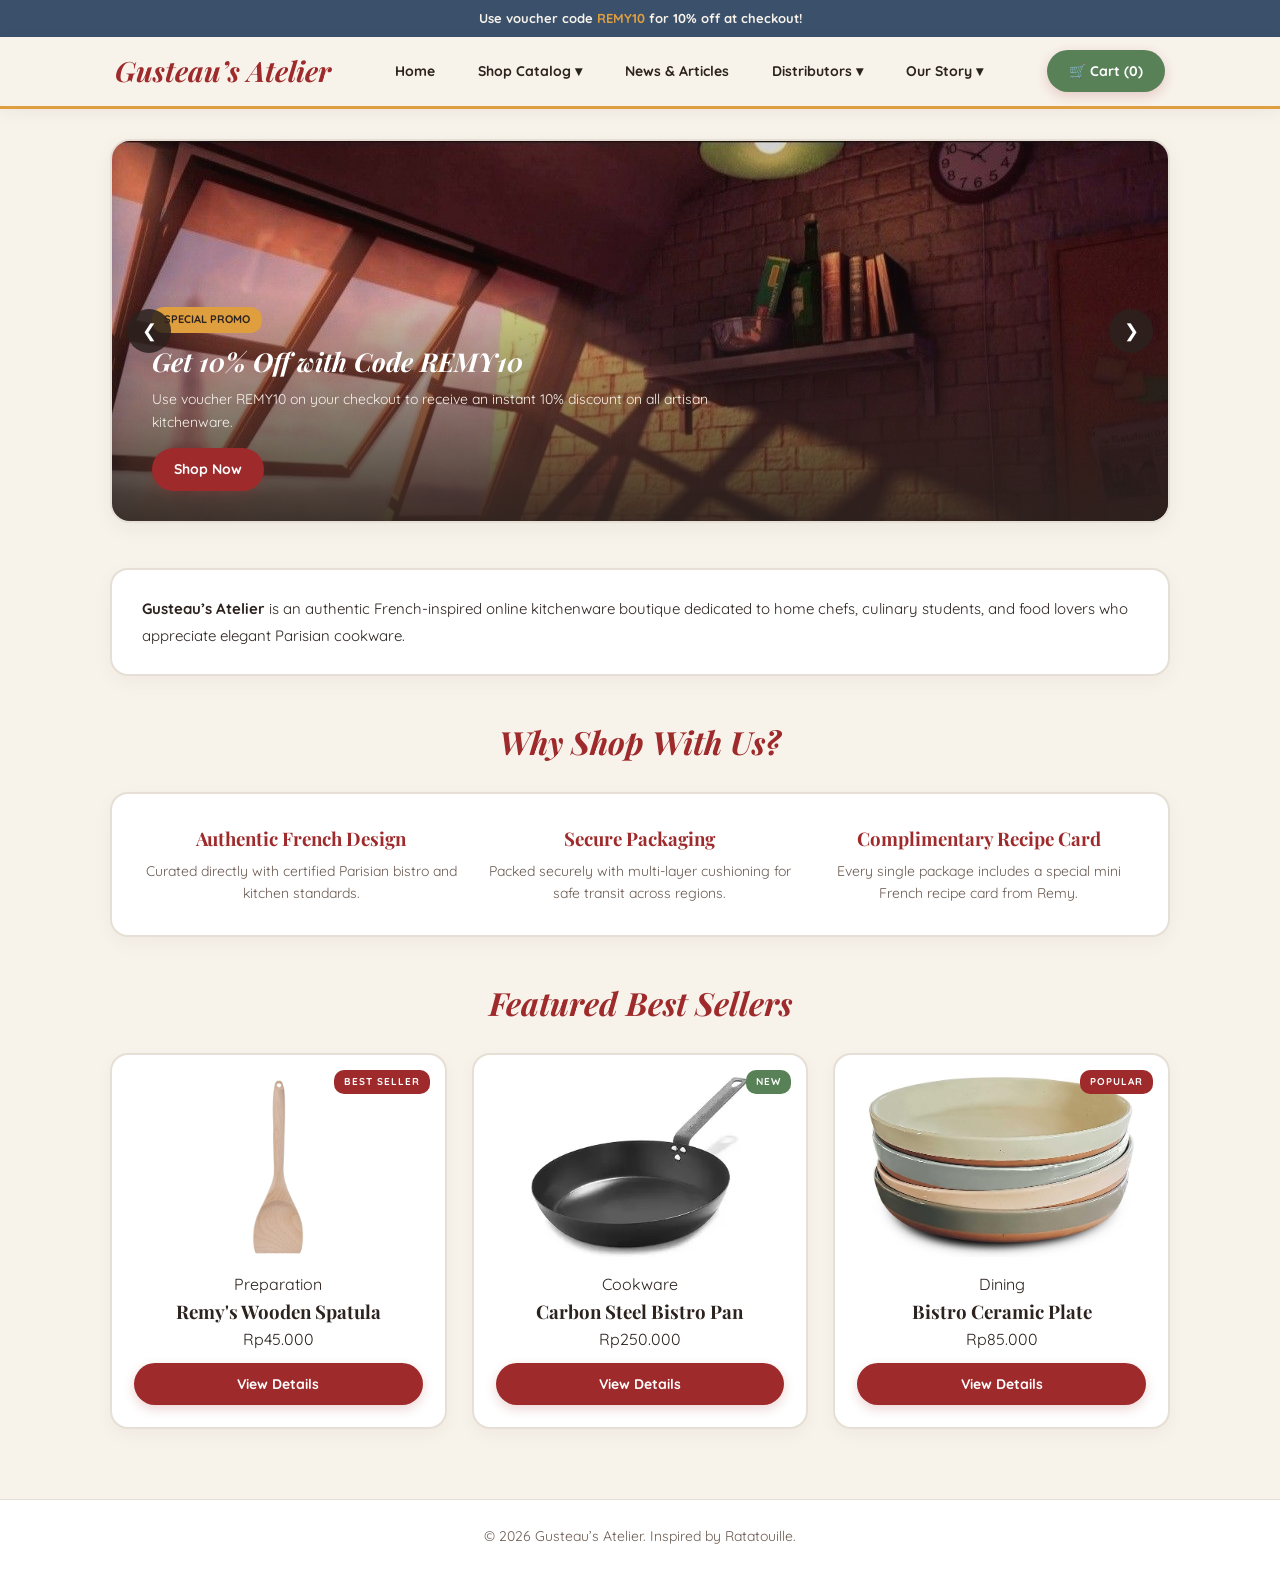
<file: index.html>
<!DOCTYPE html>
<html lang="en">
<head>
  <meta charset="UTF-8">
  <meta name="viewport" content="width=device-width, initial-scale=1">
  <title>Gusteau’s Atelier — Home</title>
  <link href="https://fonts.googleapis.com/css2?family=Playfair+Display:ital,wght@0,700;1,700&family=Quicksand:wght@500;700&display=swap" rel="stylesheet">
  <link rel="stylesheet" href="css/style.css">
</head>
<body>
  <div id="welcome-screen">
    <h1 class="welcome-title">Bienvenue</h1>
    <p class="welcome-subtitle">Anyone Can Cook!</p>
  </div>

  <div class="promo-bar">Use voucher code <strong>REMY10</strong> for 10% off at checkout!</div>

  <header>
    <div class="header-container">
      <h1 class="logo" onclick="window.location.href='index.html'">Gusteau’s Atelier</h1>
      <nav>
        <a href="index.html" class="nav-link">Home</a>
        
        <!-- DROPDOWN SHOP CATALOG -->
        <div class="dropdown">
          <a href="shop.html" class="nav-link">Shop Catalog ▾</a>
          <div class="dropdown-content">
            <a href="shop.html#preparation">Preparation Tools</a>
            <a href="shop.html#baking">Baking &amp; Pastry</a>
            <a href="shop.html#dining">Dining &amp; Cookware</a>
          </div>
        </div>

        <a href="news.html" class="nav-link">News &amp; Articles</a>

        <!-- DROPDOWN DISTRIBUTORS -->
        <div class="dropdown">
          <a href="distributor.html" class="nav-link">Distributors ▾</a>
          <div class="dropdown-content">
            <a href="distributor.html#hubs">Regional Hubs</a>
            <a href="distributor.html#partner-form">Application Form</a>
          </div>
        </div>

        <!-- DROPDOWN OUR STORY -->
        <div class="dropdown">
          <a href="about.html" class="nav-link">Our Story ▾</a>
          <div class="dropdown-content">
            <a href="about.html#story">About Us</a>
            <a href="about.html#contact">Contact Us</a>
          </div>
        </div>
      </nav>
      <div><a class="tombol tombol-cart" href="cart.html">🛒 Cart (<span id="cart-count">0</span>)</a></div>
    </div>
  </header>

  <main class="main-container">
    
    <!-- 1. 4 SLIDE NEWS LENGKAP (PROMO, REVIEW, CULINARY, LINGUINI) -->
    <div class="news-slider-wrapper">
      <div class="news-slide-track" id="slide-track">
        
        <!-- Slide 1: Promo -->
        <div class="news-slide-card" style="background: linear-gradient(to top, rgba(44,34,30,0.9) 0%, rgba(44,34,30,0.2) 60%), url('IMG/news-promo.jpg');">
          <div class="news-content-bottom">
            <span class="news-badge">Special Promo</span>
            <h3>Get 10% Off with Code REMY10</h3>
            <p>Use voucher REMY10 on your checkout to receive an instant 10% discount on all artisan kitchenware.</p>
            <a class="tombol" href="shop.html">Shop Now</a>
          </div>
        </div>

        <!-- Slide 2: New Arrival -->
        <div class="news-slide-card" style="background: linear-gradient(to top, rgba(44,34,30,0.9) 0%, rgba(44,34,30,0.2) 60%), url('IMG/news-arrival.jpg');">
          <div class="news-content-bottom">
            <span class="news-badge">New Arrival</span>
            <h3>Vintage Cutlery &amp; Pans</h3>
            <p>Elevate your dining setup and cooking experience with our premium carbon steel pans and gold silverware sets.</p>
            <a class="tombol" href="shop.html">Shop Now</a>
          </div>
        </div>

        <!-- Slide 3: Culinary in Paris (food.jpg) -->
        <div class="news-slide-card" style="background: linear-gradient(to top, rgba(44,34,30,0.9) 0%, rgba(44,34,30,0.2) 60%), url('IMG/food.jpg');">
          <div class="news-content-bottom">
            <span class="news-badge">Parisian Culinary</span>
            <h3>Exploring Authentic Paris Kitchen Culture</h3>
            <p>Discover how traditional French bistro techniques and fresh local herbs inspire every culinary tool we curate.</p>
            <a class="tombol" href="news.html">Read Full News</a>
          </div>
        </div>

        <!-- Slide 4: Ratatouille Fun Facts (linguini.jpg - Adjusted Zoom) -->
        <div class="news-slide-card slide-linguini" style="background: linear-gradient(to top, rgba(44,34,30,0.9) 0%, rgba(44,34,30,0.2) 60%), url('IMG/linguini.jpg');">
          <div class="news-content-bottom">
            <span class="news-badge">Ratatouille Fun Facts</span>
            <h3>The Secrets Behind Chef Remy's Kitchen</h3>
            <p>Learn fun trivia about the award-winning animated movie and how a rat became Paris's finest culinary genius.</p>
            <a class="tombol" href="news.html">Read Full News</a>
          </div>
        </div>

      </div>
      <button class="slider-btn prev-btn" onclick="moveSlide(-1)">&#10094;</button>
      <button class="slider-btn next-btn" onclick="moveSlide(1)">&#10095;</button>
    </div>

    <!-- 2. KOLOM PUTIH DESKRIPSI WEBSITE (1 PARAGRAF BAHASA INGGRIS) -->
    <div class="kotak" style="background: var(--bg-card); padding: 25px 30px; margin-bottom: 40px; border: 2px solid var(--border-subtle); border-radius: 18px;">
      <p style="font-size: 15px; color: var(--text-dark); line-height: 1.8; margin: 0;">
        <strong>Gusteau’s Atelier</strong> is an authentic French-inspired online kitchenware boutique dedicated to home chefs, culinary students, and food lovers who appreciate elegant Parisian cookware.
      </p>
    </div>

    <!-- 3. WHY SHOP WITH US? -->
    <h2 class="judul-section">Why Shop With Us?</h2>
    <div class="kotak" style="display: grid; grid-template-columns: repeat(auto-fit, minmax(220px, 1fr)); gap: 20px; text-align: center; margin-bottom: 40px;">
      <div>
        <h3 style="color: var(--accent-burgundy); margin-bottom: 6px;">Authentic French Design</h3>
        <p style="font-size: 14px; color: var(--text-muted);">Curated directly with certified Parisian bistro and kitchen standards.</p>
      </div>
      <div>
        <h3 style="color: var(--accent-burgundy); margin-bottom: 6px;">Secure Packaging</h3>
        <p style="font-size: 14px; color: var(--text-muted);">Packed securely with multi-layer cushioning for safe transit across regions.</p>
      </div>
      <div>
        <h3 style="color: var(--accent-burgundy); margin-bottom: 6px;">Complimentary Recipe Card</h3>
        <p style="font-size: 14px; color: var(--text-muted);">Every single package includes a special mini French recipe card from Remy.</p>
      </div>
    </div>

    <!-- 4. FEATURED BEST SELLERS -->
    <h2 class="judul-section">Featured Best Sellers</h2>
    <div class="grid-cards">
      
      <div class="kartu">
        <span class="product-badge badge-best">Best Seller</span>
        <div>
          <div class="img-placeholder p1"></div>
          <span class="kategori-label">Preparation</span>
          <h3>Remy's Wooden Spatula</h3>
          <p class="harga">Rp45.000</p>
        </div>
        <a class="tombol" href="product-detail.html?id=spatula" style="margin-top: 10px;">View Details</a>
      </div>

      <div class="kartu">
        <span class="product-badge badge-new">New</span>
        <div>
          <div class="img-placeholder p11"></div>
          <span class="kategori-label">Cookware</span>
          <h3>Carbon Steel Bistro Pan</h3>
          <p class="harga">Rp250.000</p>
        </div>
        <a class="tombol" href="product-detail.html?id=pan" style="margin-top: 10px;">View Details</a>
      </div>

      <div class="kartu">
        <span class="product-badge badge-best">Popular</span>
        <div>
          <div class="img-placeholder p9"></div>
          <span class="kategori-label">Dining</span>
          <h3>Bistro Ceramic Plate</h3>
          <p class="harga">Rp85.000</p>
        </div>
        <a class="tombol" href="product-detail.html?id=plate" style="margin-top: 10px;">View Details</a>
      </div>

    </div>
  </main>

  <footer><p>&copy; 2026 Gusteau’s Atelier. Inspired by Ratatouille.</p></footer>
  <script src="js/main.js"></script>
</body>
</html>
</file>
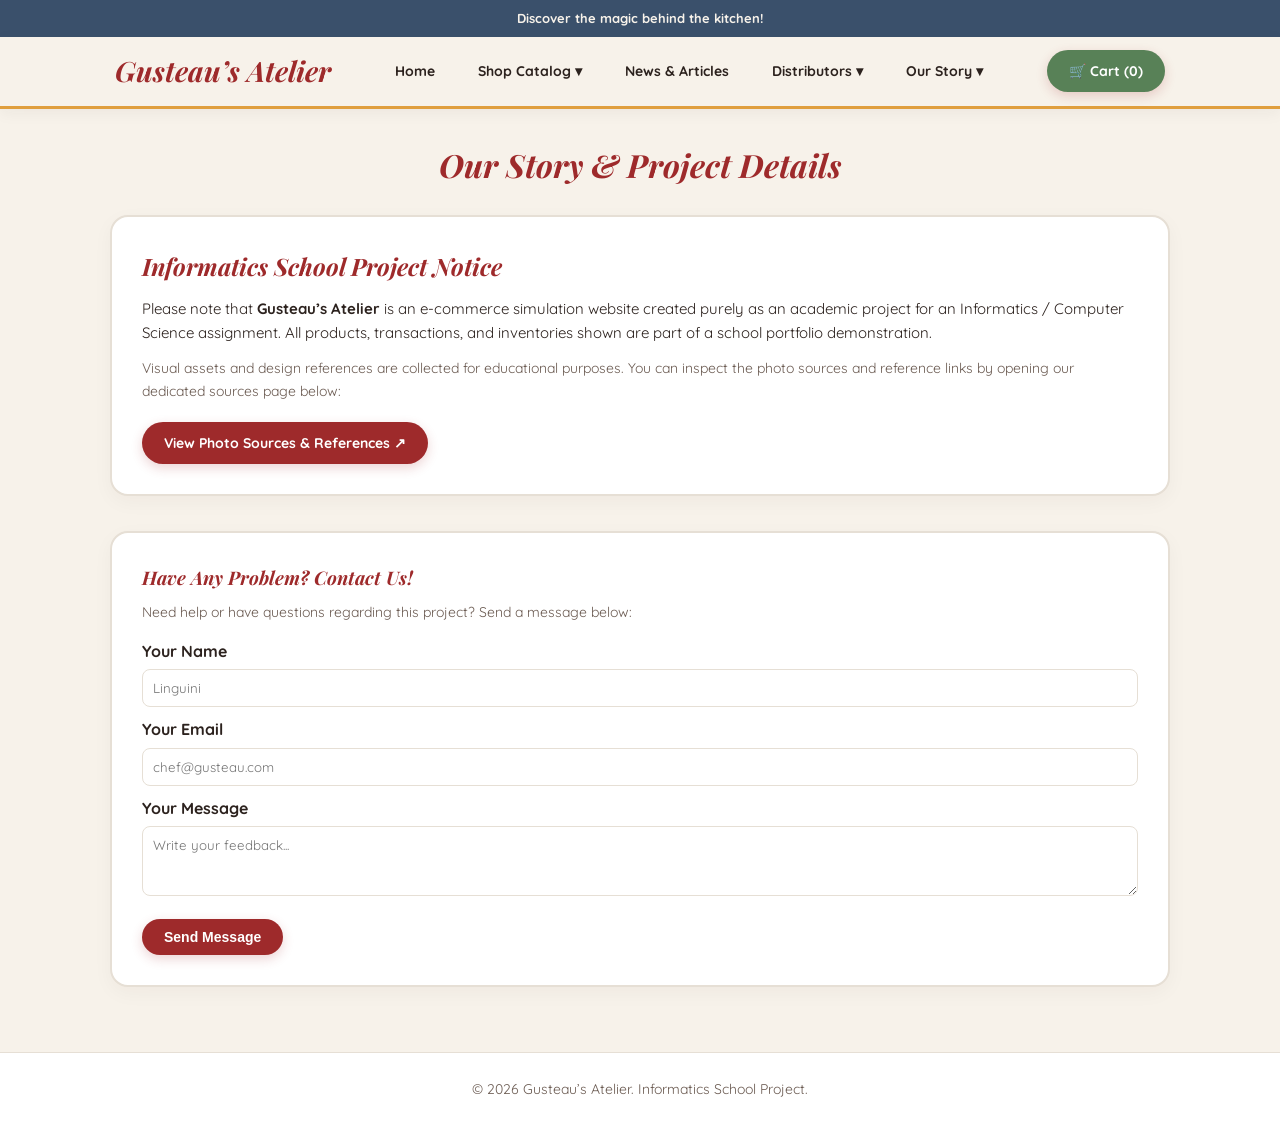
<file: about.html>
<!DOCTYPE html>
<html lang="en">
<head>
  <meta charset="UTF-8">
  <meta name="viewport" content="width=device-width, initial-scale=1">
  <title>Gusteau’s Atelier — Our Story &amp; Project Info</title>
  <link href="https://fonts.googleapis.com/css2?family=Playfair+Display:ital,wght@0,700;1,700&family=Quicksand:wght@500;700&display=swap" rel="stylesheet">
  <link rel="stylesheet" href="css/style.css">
</head>
<body>
  <div class="promo-bar">Discover the magic behind the kitchen!</div>

  <header>
    <div class="header-container">
      <h1 class="logo" onclick="window.location.href='index.html'">Gusteau’s Atelier</h1>
      <nav>
        <a href="index.html" class="nav-link">Home</a>
        
        <!-- DROPDOWN SHOP CATALOG -->
        <div class="dropdown">
          <a href="shop.html" class="nav-link">Shop Catalog ▾</a>
          <div class="dropdown-content">
            <a href="shop.html#preparation">Preparation Tools</a>
            <a href="shop.html#baking">Baking &amp; Pastry</a>
            <a href="shop.html#dining">Dining &amp; Cookware</a>
          </div>
        </div>

        <a href="news.html" class="nav-link">News &amp; Articles</a>

        <!-- DROPDOWN DISTRIBUTORS -->
        <div class="dropdown">
          <a href="distributor.html" class="nav-link">Distributors ▾</a>
          <div class="dropdown-content">
            <a href="distributor.html#hubs">Regional Hubs</a>
            <a href="distributor.html#partner-form">Application Form</a>
          </div>
        </div>

        <!-- DROPDOWN OUR STORY -->
        <div class="dropdown">
          <a href="about.html" class="nav-link">Our Story ▾</a>
          <div class="dropdown-content">
            <a href="about.html#story">About Us</a>
            <a href="about.html#contact">Contact Us</a>
          </div>
        </div>
      </nav>
      <div><a class="tombol tombol-cart" href="cart.html">🛒 Cart (<span id="cart-count">0</span>)</a></div>
    </div>
  </header>

  <main class="main-container">
    <h2 class="judul-section">Our Story &amp; Project Details</h2>
    
    <!-- Penjelasan Bahwa Ini Proyek Tugas Informatika -->
    <div id="story" class="kotak">
      <h3 style="color: var(--accent-burgundy); font-size: 24px; margin-bottom: 12px; font-style: italic;">Informatics School Project Notice</h3>
      <p style="font-size: 15px; color: var(--text-dark); margin-bottom: 12px;">
        Please note that <strong>Gusteau’s Atelier</strong> is an e-commerce simulation website created purely as an academic project for an Informatics / Computer Science assignment. All products, transactions, and inventories shown are part of a school portfolio demonstration.
      </p>
      <p style="font-size: 14px; color: var(--text-muted);">
        Visual assets and design references are collected for educational purposes. You can inspect the photo sources and reference links by opening our dedicated sources page below:
      </p>
      <div style="margin-top: 20px;">
        <a class="tombol" href="sources.html" target="_blank">View Photo Sources &amp; References ↗</a>
      </div>
    </div>

    <!-- Form Contact Us -->
    <div id="contact" class="kotak">
      <h3 style="color: var(--accent-burgundy); margin-bottom: 8px; font-style: italic;">Have Any Problem? Contact Us!</h3>
      <p style="margin-bottom: 15px; color: var(--text-muted); font-size: 14px;">Need help or have questions regarding this project? Send a message below:</p>
      
      <form onsubmit="event.preventDefault(); alert('Message sent successfully! Thank you for reviewing our project.');">
        <label style="font-weight:bold; display:block; margin-bottom:5px;">Your Name</label>
        <input type="text" required placeholder="Linguini" style="width:100%; padding:10px; margin-bottom:10px; border:1px solid var(--border-subtle); border-radius:8px; font-family:'Quicksand';">
        
        <label style="font-weight:bold; display:block; margin-bottom:5px;">Your Email</label>
        <input type="email" required placeholder="chef@gusteau.com" style="width:100%; padding:10px; margin-bottom:10px; border:1px solid var(--border-subtle); border-radius:8px; font-family:'Quicksand';">
        
        <label style="font-weight:bold; display:block; margin-bottom:5px;">Your Message</label>
        <textarea rows="3" required placeholder="Write your feedback..." style="width:100%; padding:10px; margin-bottom:15px; border:1px solid var(--border-subtle); border-radius:8px; font-family:'Quicksand';"></textarea>
        
        <button type="submit" class="tombol">Send Message</button>
      </form>
    </div>
  </main>

  <footer><p>&copy; 2026 Gusteau’s Atelier. Informatics School Project.</p></footer>
  <script src="js/main.js"></script>
</body>
</html>
</file>
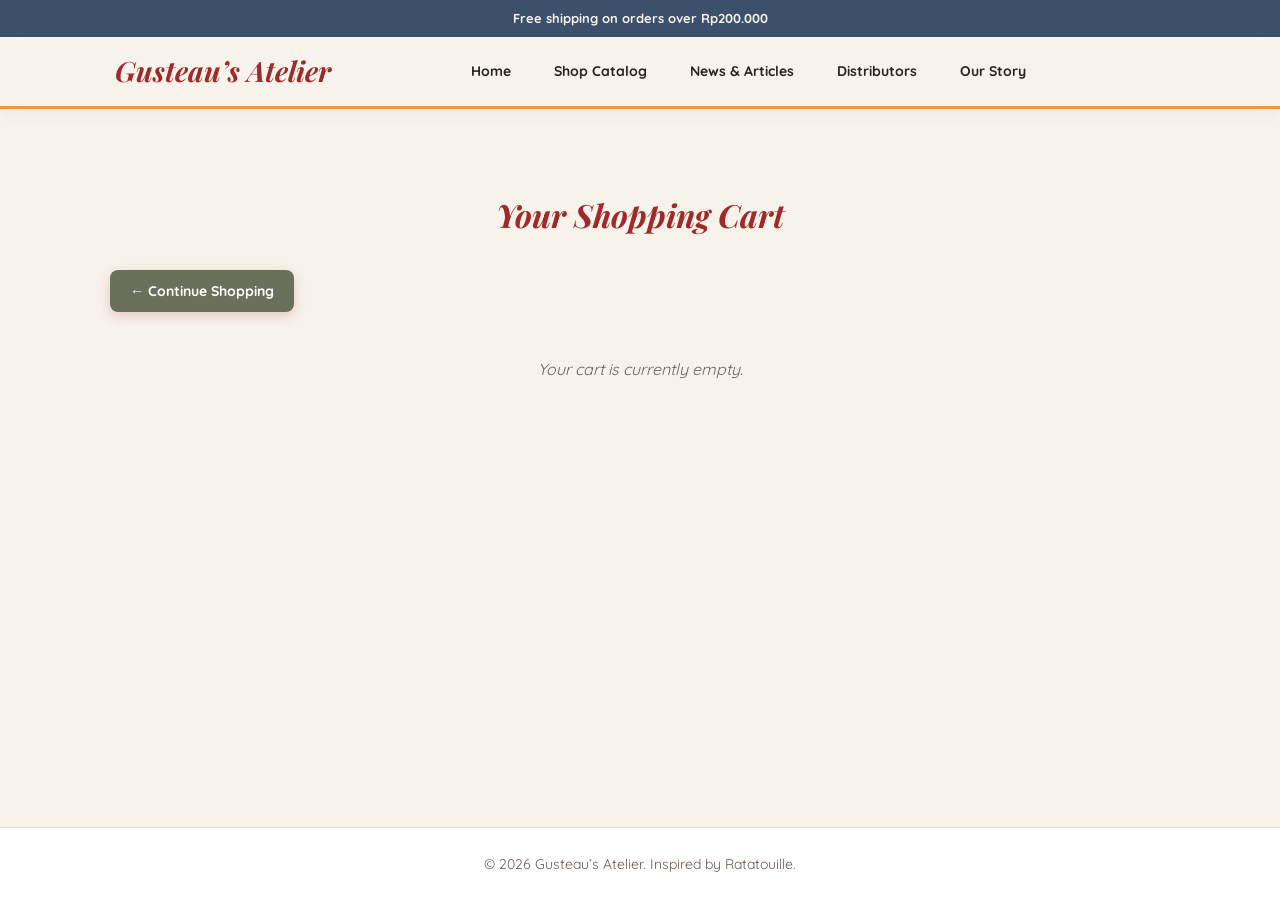
<file: cart.html>
<!DOCTYPE html>
<html lang="en">
<head>
  <meta charset="UTF-8">
  <meta name="viewport" content="width=device-width, initial-scale=1">
  <title>Gusteau’s Atelier — Shopping Cart</title>
  <link href="https://fonts.googleapis.com/css2?family=Playfair+Display:ital,wght@0,700;1,700&family=Quicksand:wght@500;700&display=swap" rel="stylesheet">
  <link rel="stylesheet" href="css/style.css">
  <style>
    /* MEMPERBAIKI POSISI JUDUL KECORONG KAIN & HIDE TOMBOL CART DI HEADER JUGA */
    header .tombol, header a.tombol {
      display: none !important;
    }
    .cart-actions-top {
      display: flex !important;
      justify-content: space-between !important;
      align-items: center !important;
      margin-bottom: 25px !important;
    }
    .main-container {
      margin-top: 40px !important;
      padding-top: 20px !important;
    }
  </style>
</head>
<body>
  <div class="promo-bar">Free shipping on orders over Rp200.000</div>

  <header>
    <div class="header-container">
      <h1 class="logo" onclick="window.location.href='index.html'">Gusteau’s Atelier</h1>
      <nav>
        <a href="index.html" class="nav-link">Home</a>
        <a href="shop.html" class="nav-link">Shop Catalog</a>
        <a href="news.html" class="nav-link">News &amp; Articles</a>
        <a href="distributor.html" class="nav-link">Distributors</a>
        <a href="about.html" class="nav-link">Our Story</a>
      </nav>
      <div><a class="tombol tombol-cart" href="cart.html">🛒 Cart (<span id="cart-count">0</span>)</a></div>
    </div>
  </header>

  <main class="main-container">
    <div style="text-align: center; margin-top: 20px; margin-bottom: 30px;">
      <h2 class="judul-section" style="margin-bottom: 8px;">Your Shopping Cart</h2>
    </div>

    <!-- TOMBOL CONTINUE SHOPPING -->
    <div class="cart-actions-top">
      <a href="shop.html" class="tombol" style="background-color: #6b705c; color: #fff; text-decoration: none; padding: 10px 20px; border-radius: 8px; font-size: 14px; display: inline-block;">← Continue Shopping</a>
    </div>

    <!-- DAFTAR ITEM KERANJANG -->
    <div id="cart-items-container">
      <!-- Item keranjang dirender dinamis dari main.js -->
    </div>

    <!-- RINGKASAN PEMBAYARAN -->
    <div id="cart-summary-box" class="cart-summary-box" style="background: #faf7f2; border: 2px solid #d1c7bd; border-radius: 16px; padding: 25px; margin-top: 25px;">
      <div style="display: flex; justify-content: space-between; align-items: center; margin-bottom: 20px;">
        <h3 style="font-family: 'Playfair Display', serif; font-size: 20px; color: #2c221e;">Total Payment:</h3>
        <span id="cart-grand-total" style="font-size: 22px; font-weight: bold; color: #78290f;">Rp0</span>
      </div>
      
      <div style="text-align: right;">
        <a href="checkout.html" class="tombol" style="background-color: #78290f; color: #fff; text-decoration: none; padding: 12px 30px; border-radius: 8px; font-size: 15px; display: inline-block;">Proceed to Checkout →</a>
      </div>
    </div>
  </main>

  <footer><p>&copy; 2026 Gusteau’s Atelier. Inspired by Ratatouille.</p></footer>
  <script src="js/main.js"></script>
</body>
</html>
</file>
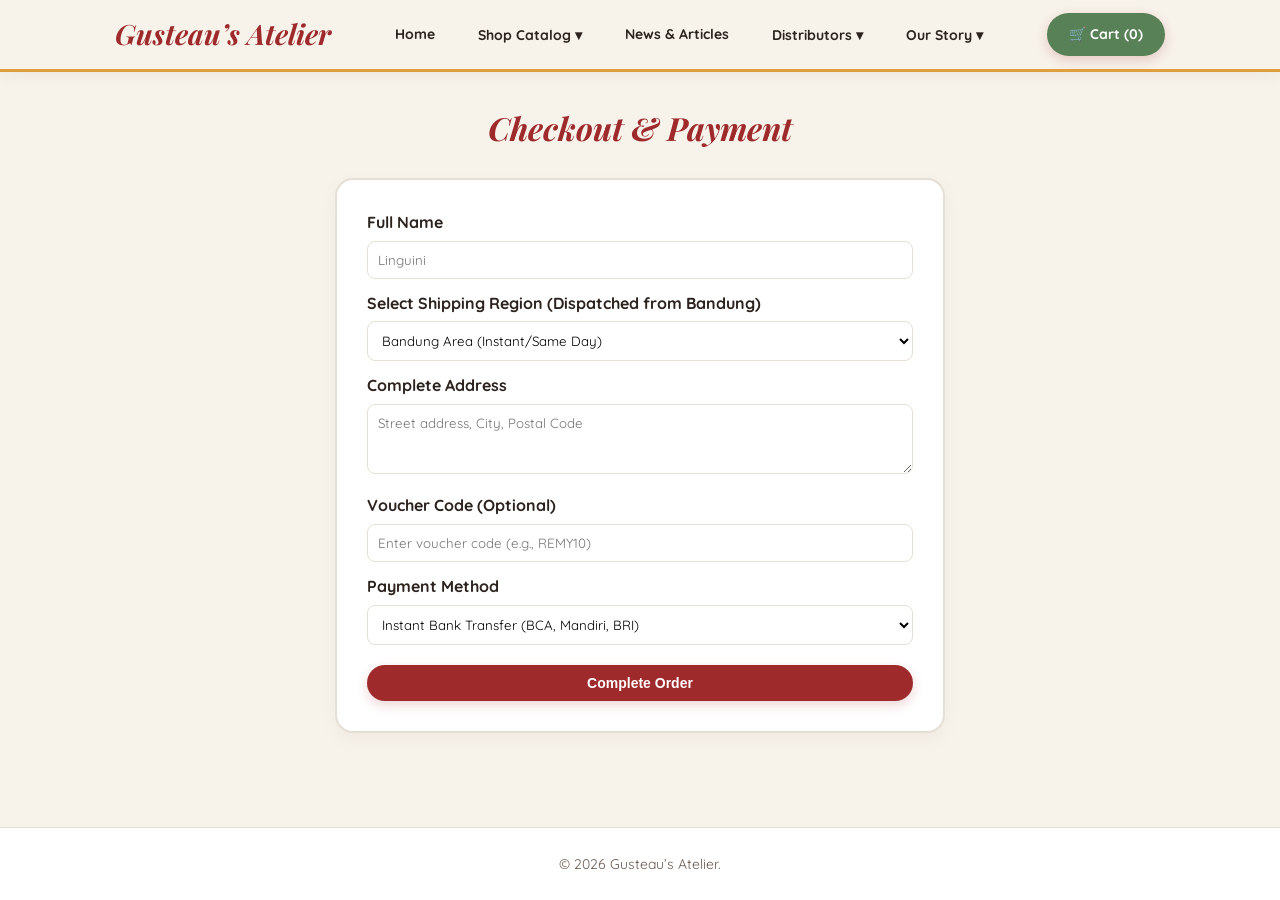
<file: checkout.html>
<!DOCTYPE html>
<html lang="en">
<head>
  <meta charset="UTF-8"><meta name="viewport" content="width=device-width, initial-scale=1">
  <title>Gusteau’s Atelier — Checkout</title>
  <link href="https://fonts.googleapis.com/css2?family=Playfair+Display:ital,wght@0,700;1,700&family=Quicksand:wght@500;700&display=swap" rel="stylesheet">
  <link rel="stylesheet" href="css/style.css">
</head>
<body>
  <header>
    <div class="header-container">
      <h1 class="logo" onclick="window.location.href='index.html'">Gusteau’s Atelier</h1>
      <nav>
        <a href="index.html" class="nav-link">Home</a>
        
        <!-- DROPDOWN SHOP CATALOG -->
        <div class="dropdown">
          <a href="shop.html" class="nav-link">Shop Catalog ▾</a>
          <div class="dropdown-content">
            <a href="shop.html#preparation">Preparation Tools</a>
            <a href="shop.html#baking">Baking &amp; Pastry</a>
            <a href="shop.html#dining">Dining &amp; Cookware</a>
          </div>
        </div>

        <a href="news.html" class="nav-link">News &amp; Articles</a>

        <!-- DROPDOWN DISTRIBUTORS -->
        <div class="dropdown">
          <a href="distributor.html" class="nav-link">Distributors ▾</a>
          <div class="dropdown-content">
            <a href="distributor.html#hubs">Regional Hubs</a>
            <a href="distributor.html#partner-form">Application Form</a>
          </div>
        </div>

        <!-- DROPDOWN OUR STORY -->
        <div class="dropdown">
          <a href="about.html" class="nav-link">Our Story ▾</a>
          <div class="dropdown-content">
            <a href="about.html#story">About Us</a>
            <a href="about.html#contact">Contact Us</a>
          </div>
        </div>
      </nav>
      <div><a class="tombol tombol-cart" href="cart.html">🛒 Cart (<span id="cart-count">0</span>)</a></div>
    </div>
  </header>
  <main class="main-container" style="max-width: 650px;">
    <h2 class="judul-section">Checkout &amp; Payment</h2>
    
    <form class="kotak" onsubmit="handleCheckout(event)">
      <label style="font-weight:bold; display:block; margin-bottom:5px;">Full Name</label>
      <input type="text" required placeholder="Linguini" style="width:100%; padding:10px; margin-bottom:12px; border:1px solid var(--border-subtle); border-radius:8px; font-family:'Quicksand';">
      
      <label style="font-weight:bold; display:block; margin-bottom:5px;">Select Shipping Region (Dispatched from Bandung)</label>
      <select id="shipping-region" style="width:100%; padding:10px; margin-bottom:12px; border:1px solid var(--border-subtle); border-radius:8px; background:#fff; font-family:'Quicksand';">
        <option>Bandung Area (Instant/Same Day)</option>
        <option>Jabodetabek & West Java</option>
        <option>Central & East Java</option>
        <option>Outer Islands (Sumatra, Bali, Sulawesi, etc.)</option>
      </select>

      <label style="font-weight:bold; display:block; margin-bottom:5px;">Complete Address</label>
      <textarea rows="3" required placeholder="Street address, City, Postal Code" style="width:100%; padding:10px; margin-bottom:12px; border:1px solid var(--border-subtle); border-radius:8px; font-family:'Quicksand';"></textarea>

      <!-- Input Voucher Code -->
      <label style="font-weight:bold; display:block; margin-bottom:5px;">Voucher Code (Optional)</label>
      <input type="text" id="voucher-code" placeholder="Enter voucher code (e.g., REMY10)" style="width:100%; padding:10px; margin-bottom:12px; border:1px solid var(--border-subtle); border-radius:8px; font-family:'Quicksand';">

      <label style="font-weight:bold; display:block; margin-bottom:5px;">Payment Method</label>
      <select id="payment-method" style="width:100%; padding:10px; margin-bottom:20px; border:1px solid var(--border-subtle); border-radius:8px; background:#fff; font-family:'Quicksand';">
        <option>Instant Bank Transfer (BCA, Mandiri, BRI)</option>
        <option>E-Wallet (GoPay, OVO, QRIS)</option>
        <option>Cash on Delivery (COD)</option>
      </select>

      <button type="submit" class="tombol" style="width:100%; text-align:center;">Complete Order</button>
    </form>
  </main>
  <footer><p>&copy; 2026 Gusteau’s Atelier.</p></footer>
  <script src="js/main.js"></script>
</body>
</html>
</file>
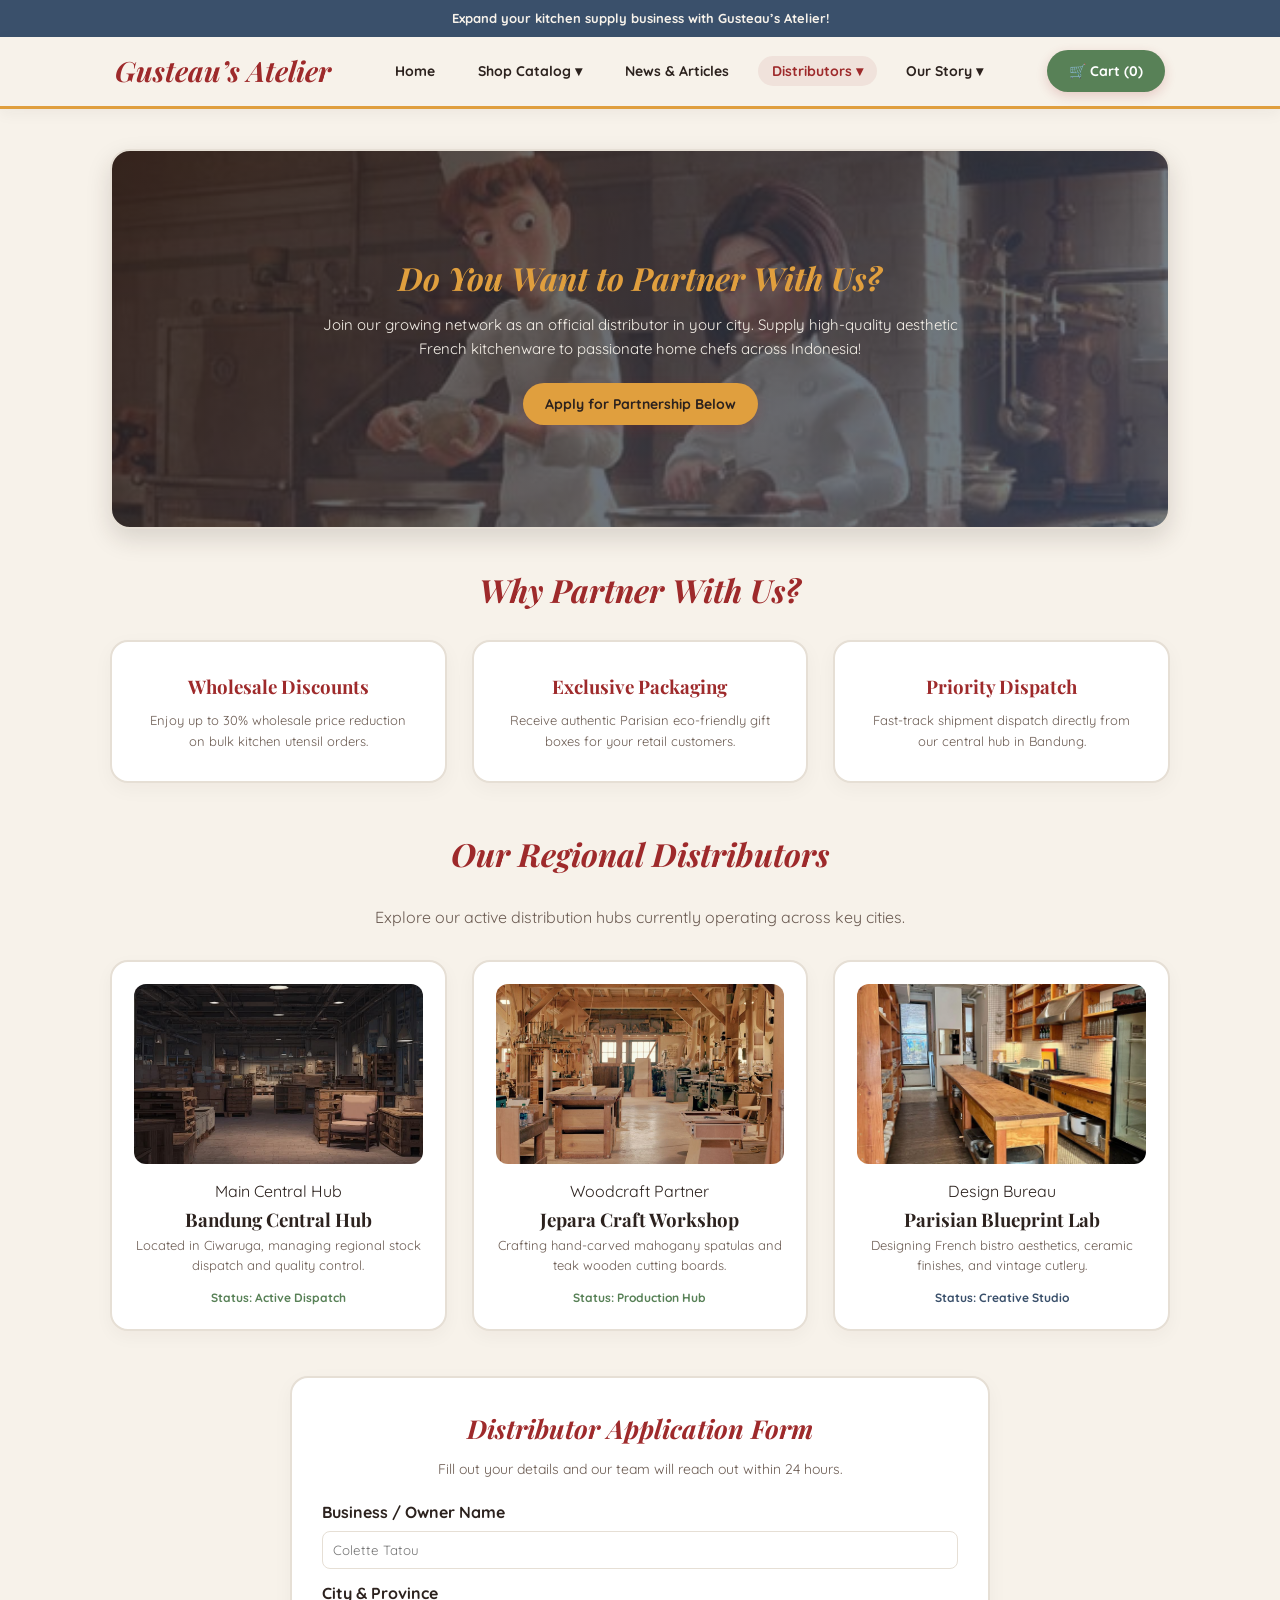
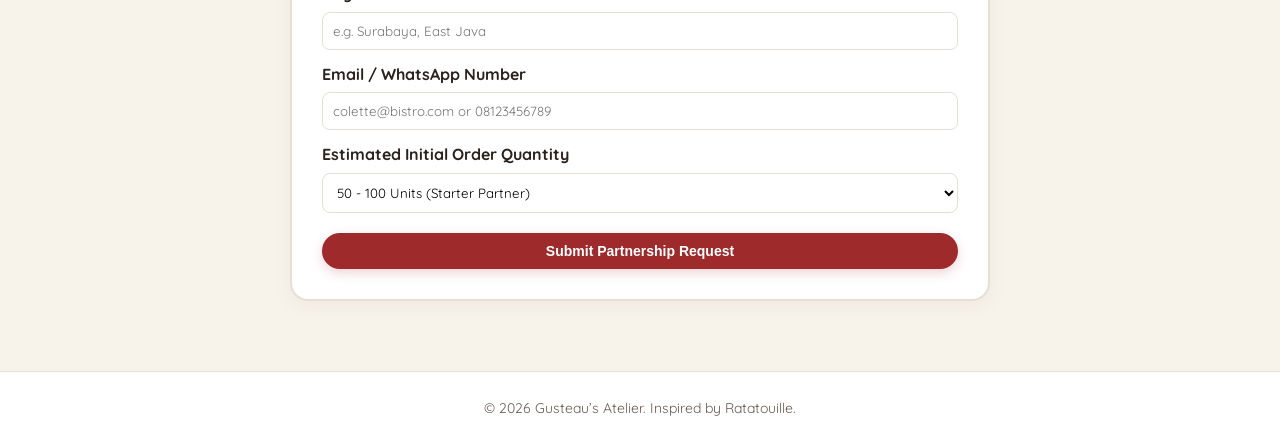
<file: distributor.html>
<!DOCTYPE html>
<html lang="en">
<head>
  <meta charset="UTF-8">
  <meta name="viewport" content="width=device-width, initial-scale=1">
  <title>Gusteau’s Atelier — Distributors &amp; Partnership</title>
  <link href="https://fonts.googleapis.com/css2?family=Playfair+Display:ital,wght@0,700;1,700&family=Quicksand:wght@500;700&display=swap" rel="stylesheet">
  <link rel="stylesheet" href="css/style.css">
</head>
<body>
  <div class="promo-bar">Expand your kitchen supply business with Gusteau’s Atelier!</div>

  <header>
    <div class="header-container">
      <h1 class="logo" onclick="window.location.href='index.html'">Gusteau’s Atelier</h1>
      <nav>
        <a href="index.html" class="nav-link">Home</a>
        
        <div class="dropdown">
          <a href="shop.html" class="nav-link">Shop Catalog ▾</a>
          <div class="dropdown-content">
            <a href="shop.html#preparation">Preparation Tools</a>
            <a href="shop.html#baking">Baking &amp; Pastry</a>
            <a href="shop.html#dining">Dining &amp; Cookware</a>
          </div>
        </div>

        <a href="news.html" class="nav-link">News &amp; Articles</a>

        <div class="dropdown">
          <a href="distributor.html" class="nav-link active">Distributors ▾</a>
          <div class="dropdown-content">
            <a href="distributor.html#hubs">Regional Hubs</a>
            <a href="distributor.html#partner-form">Application Form</a>
          </div>
        </div>

        <div class="dropdown">
          <a href="about.html" class="nav-link">Our Story ▾</a>
          <div class="dropdown-content">
            <a href="about.html#story">About Us</a>
            <a href="about.html#contact">Contact Us</a>
          </div>
        </div>
      </nav>
      <div><a class="tombol tombol-cart" href="cart.html">🛒 Cart (<span id="cart-count">0</span>)</a></div>
    </div>
  </header>

  <main class="main-container">
    
   <!-- BANNER PARTNER MENGGUNAKAN cook together.jpg -->
  <div id="partner-banner" class="kotak banner-cook-together" style="color: #fff; text-align: center; padding: 50px 25px; margin-top: 10px;">
    <h2 style="color: var(--accent-mustard); font-size: 32px; margin-bottom: 10px; font-style: italic;">Do You Want to Partner With Us?</h2>
    <p style="font-size: 15px; color: var(--bg-cream); max-width: 650px; margin: 0 auto 22px auto;">
    Join our growing network as an official distributor in your city. Supply high-quality aesthetic French kitchenware to passionate home chefs across Indonesia!
    </p>
    <a class="tombol" href="#partner-form" style="background-color: var(--accent-mustard); color: var(--text-dark) !important;">Apply for Partnership Below</a>
  </div>

    <!-- WHY PARTNER WITH US? -->
    <h2 class="judul-section">Why Partner With Us?</h2>
    <div class="grid-cards" style="margin-bottom: 45px;">
      <div class="kotak" style="text-align: center; margin-bottom: 0;">
        <h3 style="color: var(--accent-burgundy); margin-bottom: 8px;">Wholesale Discounts</h3>
        <p style="font-size: 13px; color: var(--text-muted);">Enjoy up to 30% wholesale price reduction on bulk kitchen utensil orders.</p>
      </div>

      <div class="kotak" style="text-align: center; margin-bottom: 0;">
        <h3 style="color: var(--accent-burgundy); margin-bottom: 8px;">Exclusive Packaging</h3>
        <p style="font-size: 13px; color: var(--text-muted);">Receive authentic Parisian eco-friendly gift boxes for your retail customers.</p>
      </div>

      <div class="kotak" style="text-align: center; margin-bottom: 0;">
        <h3 style="color: var(--accent-burgundy); margin-bottom: 8px;">Priority Dispatch</h3>
        <p style="font-size: 13px; color: var(--text-muted);">Fast-track shipment dispatch directly from our central hub in Bandung.</p>
      </div>
    </div>

    <!-- REGIONAL DISTRIBUTORS -->
    <h2 id="hubs" class="judul-section">Our Regional Distributors</h2>
    <p style="text-align:center; color: var(--text-muted); margin-bottom: 30px;">
      Explore our active distribution hubs currently operating across key cities.
    </p>

    <div class="grid-cards" style="margin-bottom: 45px;">
      <div class="kartu">
        <div class="img-placeholder hub-bandung"></div>
        <span class="kategori-label">Main Central Hub</span>
        <h3>Bandung Central Hub</h3>
        <p style="font-size: 13px; color: var(--text-muted); margin-bottom: 12px;">Located in Ciwaruga, managing regional stock dispatch and quality control.</p>
        <span style="font-size: 12px; font-weight: bold; color: var(--olive-green);">Status: Active Dispatch</span>
      </div>

      <div class="kartu">
        <div class="img-placeholder hub-jepara"></div>
        <span class="kategori-label">Woodcraft Partner</span>
        <h3>Jepara Craft Workshop</h3>
        <p style="font-size: 13px; color: var(--text-muted); margin-bottom: 12px;">Crafting hand-carved mahogany spatulas and teak wooden cutting boards.</p>
        <span style="font-size: 12px; font-weight: bold; color: var(--olive-green);">Status: Production Hub</span>
      </div>

      <div class="kartu">
        <div class="img-placeholder hub-paris"></div>
        <span class="kategori-label">Design Bureau</span>
        <h3>Parisian Blueprint Lab</h3>
        <p style="font-size: 13px; color: var(--text-muted); margin-bottom: 12px;">Designing French bistro aesthetics, ceramic finishes, and vintage cutlery.</p>
        <span style="font-size: 12px; font-weight: bold; color: var(--remy-blue);">Status: Creative Studio</span>
      </div>
    </div>

    <!-- APPLICATION FORM -->
    <div id="partner-form" class="kotak" style="max-width: 700px; margin: 0 auto 40px auto;">
      <h3 style="color: var(--accent-burgundy); margin-bottom: 8px; font-style: italic; text-align: center; font-size: 26px;">Distributor Application Form</h3>
      <p style="text-align: center; color: var(--text-muted); margin-bottom: 20px; font-size: 14px;">Fill out your details and our team will reach out within 24 hours.</p>

      <form onsubmit="event.preventDefault(); alert('Thank you for applying! Our team will contact you shortly.');">
        <label style="font-weight:bold; display:block; margin-bottom:5px;">Business / Owner Name</label>
        <input type="text" required placeholder="Colette Tatou" style="width:100%; padding:10px; margin-bottom:12px; border:1px solid var(--border-subtle); border-radius:8px; font-family:'Quicksand';">

        <label style="font-weight:bold; display:block; margin-bottom:5px;">City &amp; Province</label>
        <input type="text" required placeholder="e.g. Surabaya, East Java" style="width:100%; padding:10px; margin-bottom:12px; border:1px solid var(--border-subtle); border-radius:8px; font-family:'Quicksand';">

        <label style="font-weight:bold; display:block; margin-bottom:5px;">Email / WhatsApp Number</label>
        <input type="text" required placeholder="colette@bistro.com or 08123456789" style="width:100%; padding:10px; margin-bottom:12px; border:1px solid var(--border-subtle); border-radius:8px; font-family:'Quicksand';">

        <label style="font-weight:bold; display:block; margin-bottom:5px;">Estimated Initial Order Quantity</label>
        <select style="width:100%; padding:10px; margin-bottom:20px; border:1px solid var(--border-subtle); border-radius:8px; background:#fff; font-family:'Quicksand';">
          <option>50 - 100 Units (Starter Partner)</option>
          <option>100 - 300 Units (Regional Distributor)</option>
          <option>300+ Units (Exclusive Provincial Hub)</option>
        </select>

        <button type="submit" class="tombol" style="width: 100%; text-align: center;">Submit Partnership Request</button>
      </form>
    </div>

  </main>

  <footer><p>&copy; 2026 Gusteau’s Atelier. Inspired by Ratatouille.</p></footer>
  <script src="js/main.js"></script>
</body>
</html>
</file>
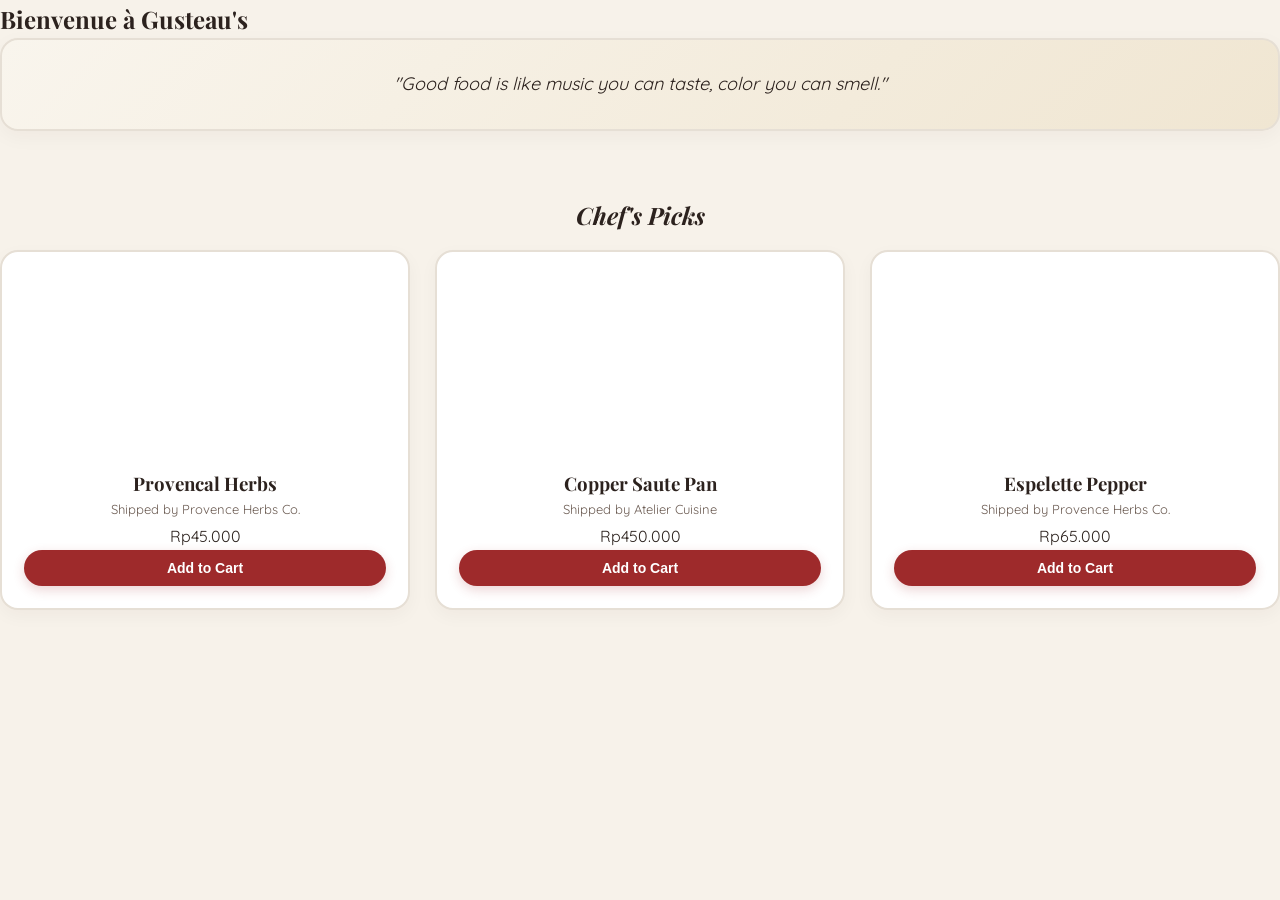
<file: home.html>
<!DOCTYPE html>
<html lang="en">
<head>
  <link href="https://fonts.googleapis.com/css2?family=Playfair+Display:ital,wght@0,700;1,700&family=Quicksand:wght@500;700&display=swap" rel="stylesheet">
  <link rel="stylesheet" href="css/style.css">
</head>
<body class="isi-iframe">
  <h2 class="judul-page">Bienvenue à Gusteau's</h2>
  
  <div class="kotak" style="text-align:center; background: linear-gradient(135deg, #f9f5ed 0%, #f0e6d2 100%);">
    <p style="font-size: 18px; font-style: italic; color: var(--text-dark);">
      "Good food is like music you can taste, color you can smell."
    </p>
  </div>

  <h3 id="highlights" style="margin: 30px 0 15px 0; color: var(--accent-rust); text-align:center; font-style:italic; font-size: 24px;">Chef's Picks</h3>
  
  <div class="grid-cards">
    <div class="kartu">
      <div class="img-placeholder herbs"></div>
      <h3>Provencal Herbs</h3>
      <p style="font-size: 13px; color: var(--text-muted); margin-bottom: 5px;">Shipped by Provence Herbs Co.</p>
      <p class="harga">Rp45.000</p>
      <button class="tombol" onclick="parent.loadPage('cart.html')">Add to Cart</button>
    </div>

    <div class="kartu">
      <div class="img-placeholder pan"></div>
      <h3>Copper Saute Pan</h3>
      <p style="font-size: 13px; color: var(--text-muted); margin-bottom: 5px;">Shipped by Atelier Cuisine</p>
      <p class="harga">Rp450.000</p>
      <button class="tombol" onclick="parent.loadPage('cart.html')">Add to Cart</button>
    </div>

    <div class="kartu">
      <div class="img-placeholder pepper"></div>
      <h3>Espelette Pepper</h3>
      <p style="font-size: 13px; color: var(--text-muted); margin-bottom: 5px;">Shipped by Provence Herbs Co.</p>
      <p class="harga">Rp65.000</p>
      <button class="tombol" onclick="parent.loadPage('cart.html')">Add to Cart</button>
    </div>
  </div>
</body>
</html>
</file>
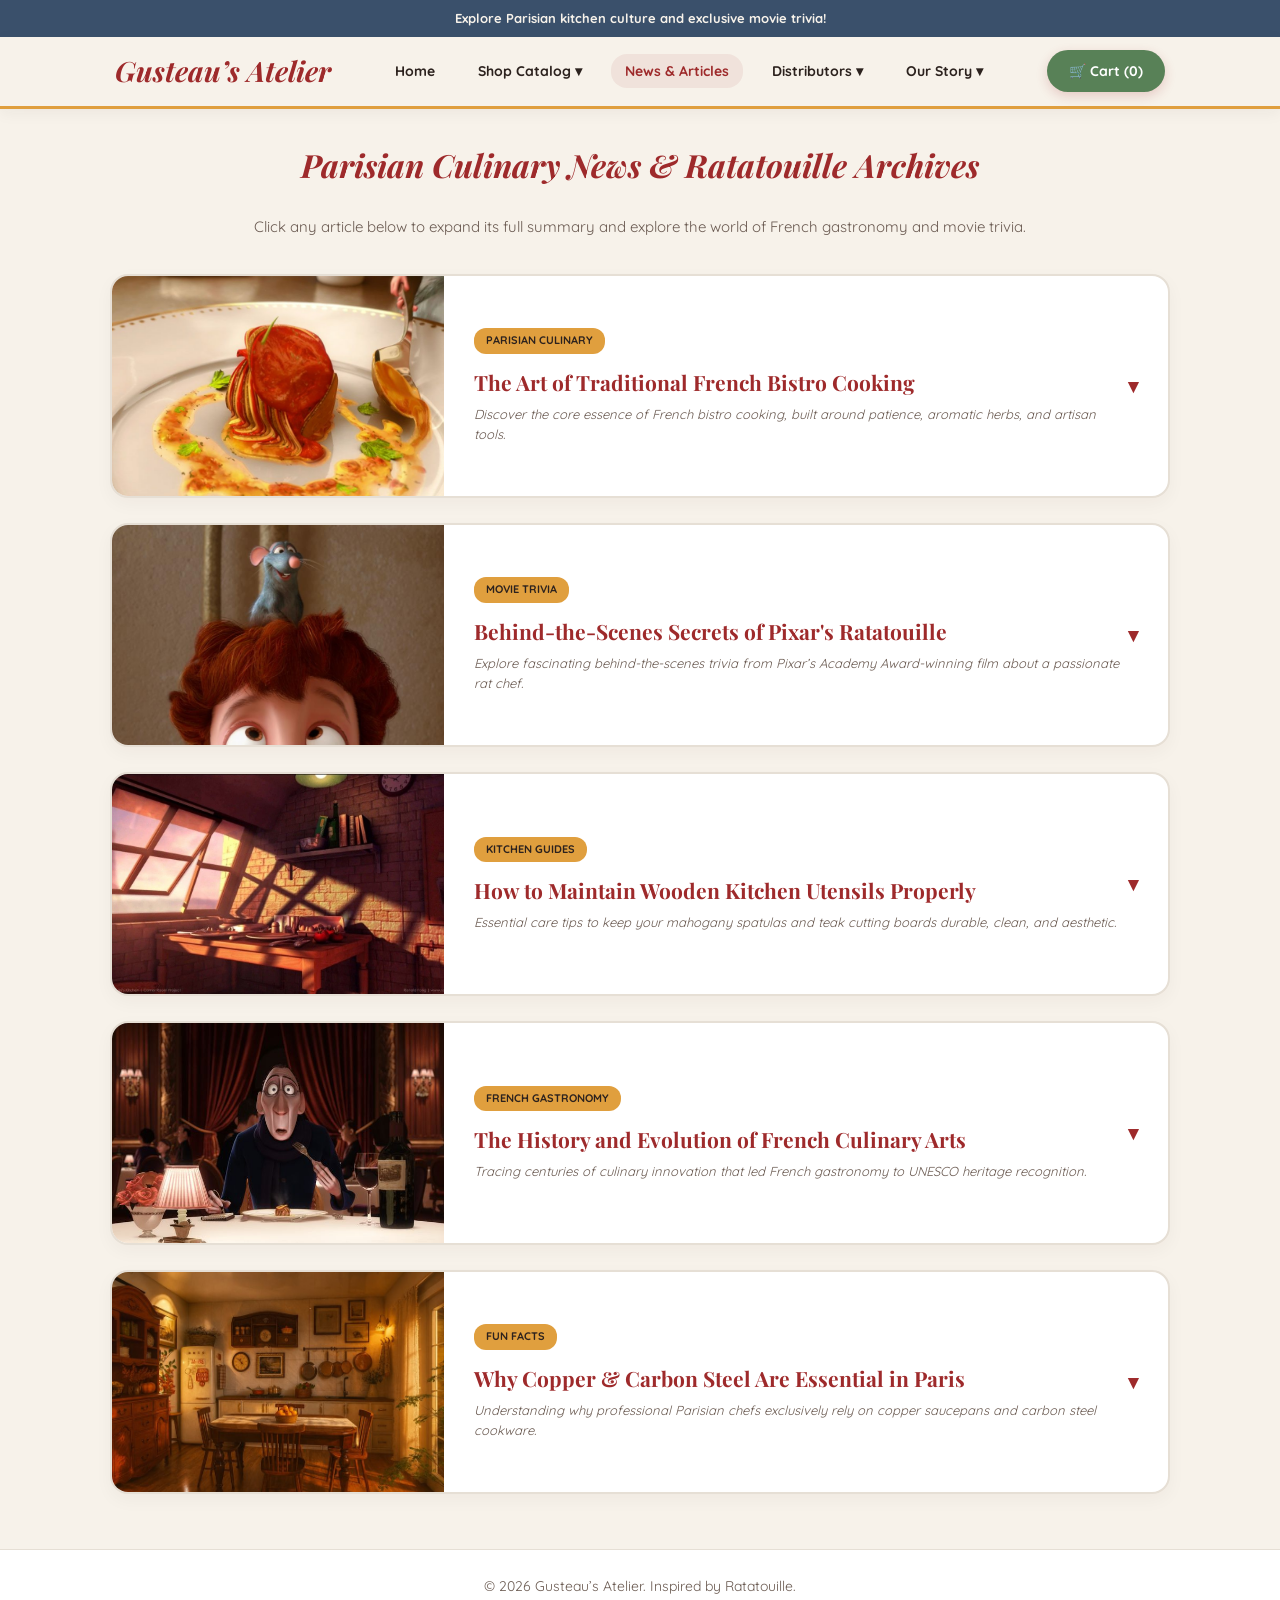
<file: news.html>
<!DOCTYPE html>
<html lang="en">
<head>
  <meta charset="UTF-8">
  <meta name="viewport" content="width=device-width, initial-scale=1">
  <title>Gusteau’s Atelier — Culinary News &amp; Articles</title>
  <link href="https://fonts.googleapis.com/css2?family=Playfair+Display:ital,wght@0,700;1,700&family=Quicksand:wght@500;700&display=swap" rel="stylesheet">
  <link rel="stylesheet" href="css/style.css">
</head>
<body>
  <div class="promo-bar">Explore Parisian kitchen culture and exclusive movie trivia!</div>

  <header>
    <div class="header-container">
      <h1 class="logo" onclick="window.location.href='index.html'">Gusteau’s Atelier</h1>
      <nav>
        <a href="index.html" class="nav-link">Home</a>
        
        <div class="dropdown">
          <a href="shop.html" class="nav-link">Shop Catalog ▾</a>
          <div class="dropdown-content">
            <a href="shop.html#preparation">Preparation Tools</a>
            <a href="shop.html#baking">Baking &amp; Pastry</a>
            <a href="shop.html#dining">Dining &amp; Cookware</a>
          </div>
        </div>

        <a href="news.html" class="nav-link active">News &amp; Articles</a>
        
        <div class="dropdown">
          <a href="distributor.html" class="nav-link">Distributors ▾</a>
          <div class="dropdown-content">
            <a href="distributor.html#hubs">Regional Hubs</a>
            <a href="distributor.html#partner-form">Application Form</a>
          </div>
        </div>

        <div class="dropdown">
          <a href="about.html" class="nav-link">Our Story ▾</a>
          <div class="dropdown-content">
            <a href="about.html#story">About Us</a>
            <a href="about.html#contact">Contact Us</a>
          </div>
        </div>
      </nav>
      <div><a class="tombol tombol-cart" href="cart.html">🛒 Cart (<span id="cart-count">0</span>)</a></div>
    </div>
  </header>

  <main class="main-container">
    <h2 class="judul-section">Parisian Culinary News &amp; Ratatouille Archives</h2>
    <p style="text-align: center; color: var(--text-muted); margin-bottom: 35px; font-size: 15px;">
      Click any article below to expand its full summary and explore the world of French gastronomy and movie trivia.
    </p>

    <!-- News Item 1: French Culinary (Using food.jpg) -->
    <div class="news-dropdown-container">
      <div class="news-img-side" style="background-image: url('IMG/food.jpg');"></div>
      <div class="news-text-side">
        <div class="news-toggle-header" onclick="toggleNews('news1')">
          <div>
            <span class="news-badge">Parisian Culinary</span>
            <h3 style="color: var(--accent-burgundy); font-size: 21px; margin-top: 4px;">The Art of Traditional French Bistro Cooking</h3>
            <p style="font-size: 13px; color: var(--text-muted); margin-top: 4px; font-style: italic;">
              Discover the core essence of French bistro cooking, built around patience, aromatic herbs, and artisan tools.
            </p>
          </div>
          <span style="font-weight: bold; font-size: 20px; color: var(--accent-burgundy);">▾</span>
        </div>
        <div id="news1" class="news-dropdown-content">
          French cooking is deeply rooted in patience, fresh aromatic herbs, and precise culinary techniques. Traditional Parisian bistros emphasize slow-simmered dishes like Ratatouille—specifically the iconic Confit Byaldi—where each vegetable is sliced uniformly to absorb herbal olive oil and garlic flavors. Choosing the right cookware, such as heavy carbon steel pans, enameled stock pots, and balanced wooden spatulas, becomes the ultimate secret to achieving that authentic restaurant-quality sear and tenderness right in your home kitchen.
        </div>
      </div>
    </div>

    <!-- News Item 2: Movie Trivia Ratatouille (In English Paragraphs) -->
    <div class="news-dropdown-container">
      <div class="news-img-side" style="background-image: url('IMG/linguini.jpg'); background-position: center 30%;"></div>
      <div class="news-text-side">
        <div class="news-toggle-header" onclick="toggleNews('news2')">
          <div>
            <span class="news-badge">Movie Trivia</span>
            <h3 style="color: var(--accent-burgundy); font-size: 21px; margin-top: 4px;">Behind-the-Scenes Secrets of Pixar's Ratatouille</h3>
            <p style="font-size: 13px; color: var(--text-muted); margin-top: 4px; font-style: italic;">
              Explore fascinating behind-the-scenes trivia from Pixar’s Academy Award-winning film about a passionate rat chef.
            </p>
          </div>
          <span style="font-weight: bold; font-size: 20px; color: var(--accent-burgundy);">▾</span>
        </div>
        <div id="news2" class="news-dropdown-content">
          The creation of Pixar's Ratatouille involved extensive culinary research and close collaboration with world-class professional chefs. World-renowned Michelin-starred chef Thomas Keller consulted directly with Pixar animators and personally designed the exquisite layered Confit Byaldi featured in the movie. To accurately render natural movements, animators kept live rats inside their studio offices for over a year to study their fur textures, whiskers, and mechanics. Beyond its groundbreaking animation, the film delivers a timeless message through Gusteau’s inspiring philosophy that anyone can cook when fueled by genuine passion.
        </div>
      </div>
    </div>

    <!-- News Item 3: Utensil Care -->
    <div class="news-dropdown-container">
      <div class="news-img-side" style="background-image: url('IMG/news-promo.jpg');"></div>
      <div class="news-text-side">
        <div class="news-toggle-header" onclick="toggleNews('news3')">
          <div>
            <span class="news-badge">Kitchen Guides</span>
            <h3 style="color: var(--accent-burgundy); font-size: 21px; margin-top: 4px;">How to Maintain Wooden Kitchen Utensils Properly</h3>
            <p style="font-size: 13px; color: var(--text-muted); margin-top: 4px; font-style: italic;">
              Essential care tips to keep your mahogany spatulas and teak cutting boards durable, clean, and aesthetic.
            </p>
          </div>
          <span style="font-weight: bold; font-size: 20px; color: var(--accent-burgundy);">▾</span>
        </div>
        <div id="news3" class="news-dropdown-content">
          Hand-carved wooden spatulas and solid teak cutting boards add rustic warmth to any French bistro kitchen. However, wooden utensils require proper maintenance to prevent cracking or warping. Avoid soaking them in sink water or placing them inside dishwashers, as harsh moisture and heat weaken the natural grain. Instead, wash them gently with warm soapy water, dry them thoroughly with a clean cloth, and regularly apply food-grade mineral oil or beeswax to preserve their rich luster.
        </div>
      </div>
    </div>

    <!-- News Item 4: French Gastronomy -->
    <div class="news-dropdown-container">
      <div class="news-img-side" style="background-image: url('IMG/nostalgia.jpg');"></div>
      <div class="news-text-side">
        <div class="news-toggle-header" onclick="toggleNews('news4')">
          <div>
            <span class="news-badge">French Gastronomy</span>
            <h3 style="color: var(--accent-burgundy); font-size: 21px; margin-top: 4px;">The History and Evolution of French Culinary Arts</h3>
            <p style="font-size: 13px; color: var(--text-muted); margin-top: 4px; font-style: italic;">
              Tracing centuries of culinary innovation that led French gastronomy to UNESCO heritage recognition.
            </p>
          </div>
          <span style="font-weight: bold; font-size: 20px; color: var(--accent-burgundy);">▾</span>
        </div>
        <div id="news4" class="news-dropdown-content">
          French culinary art has set global standards for centuries, originating in 17th-century royal courts when pioneer chefs transformed cooking by favoring natural herbs and aromatic stocks over heavy spices. Today, French gastronomy is officially recognized by UNESCO as intangible cultural heritage, celebrating the joyous ritual of gathering around a table to enjoy dishes crafted with exceptional technique and timeless kitchen tools.
        </div>
      </div>
    </div>

    <!-- News Item 5: Copper & Carbon Steel -->
    <div class="news-dropdown-container">
      <div class="news-img-side" style="background-image: url('IMG/news-arrival.jpg');"></div>
      <div class="news-text-side">
        <div class="news-toggle-header" onclick="toggleNews('news5')">
          <div>
            <span class="news-badge">Fun Facts</span>
            <h3 style="color: var(--accent-burgundy); font-size: 21px; margin-top: 4px;">Why Copper &amp; Carbon Steel Are Essential in Paris</h3>
            <p style="font-size: 13px; color: var(--text-muted); margin-top: 4px; font-style: italic;">
              Understanding why professional Parisian chefs exclusively rely on copper saucepans and carbon steel cookware.
            </p>
          </div>
          <span style="font-weight: bold; font-size: 20px; color: var(--accent-burgundy);">▾</span>
        </div>
        <div id="news5" class="news-dropdown-content">
          Professional French chefs rely on copper and carbon steel cookware due to their superior thermal properties. Copper offers immediate heat responsiveness, granting chefs precise temperature control over delicate sauces and reductions. Meanwhile, carbon steel provides high-heat endurance similar to cast iron while remaining lightweight, heating faster, and developing a natural non-stick patina over time for flawless sautéing.
        </div>
      </div>
    </div>

  </main>

  <footer><p>&copy; 2026 Gusteau’s Atelier. Inspired by Ratatouille.</p></footer>
  <script src="js/main.js"></script>
  <script>
    function toggleNews(id) {
      const content = document.getElementById(id);
      if (content.style.display === "block") {
        content.style.display = "none";
      } else {
        content.style.display = "block";
      }
    }
  </script>
</body>
</html>
</file>
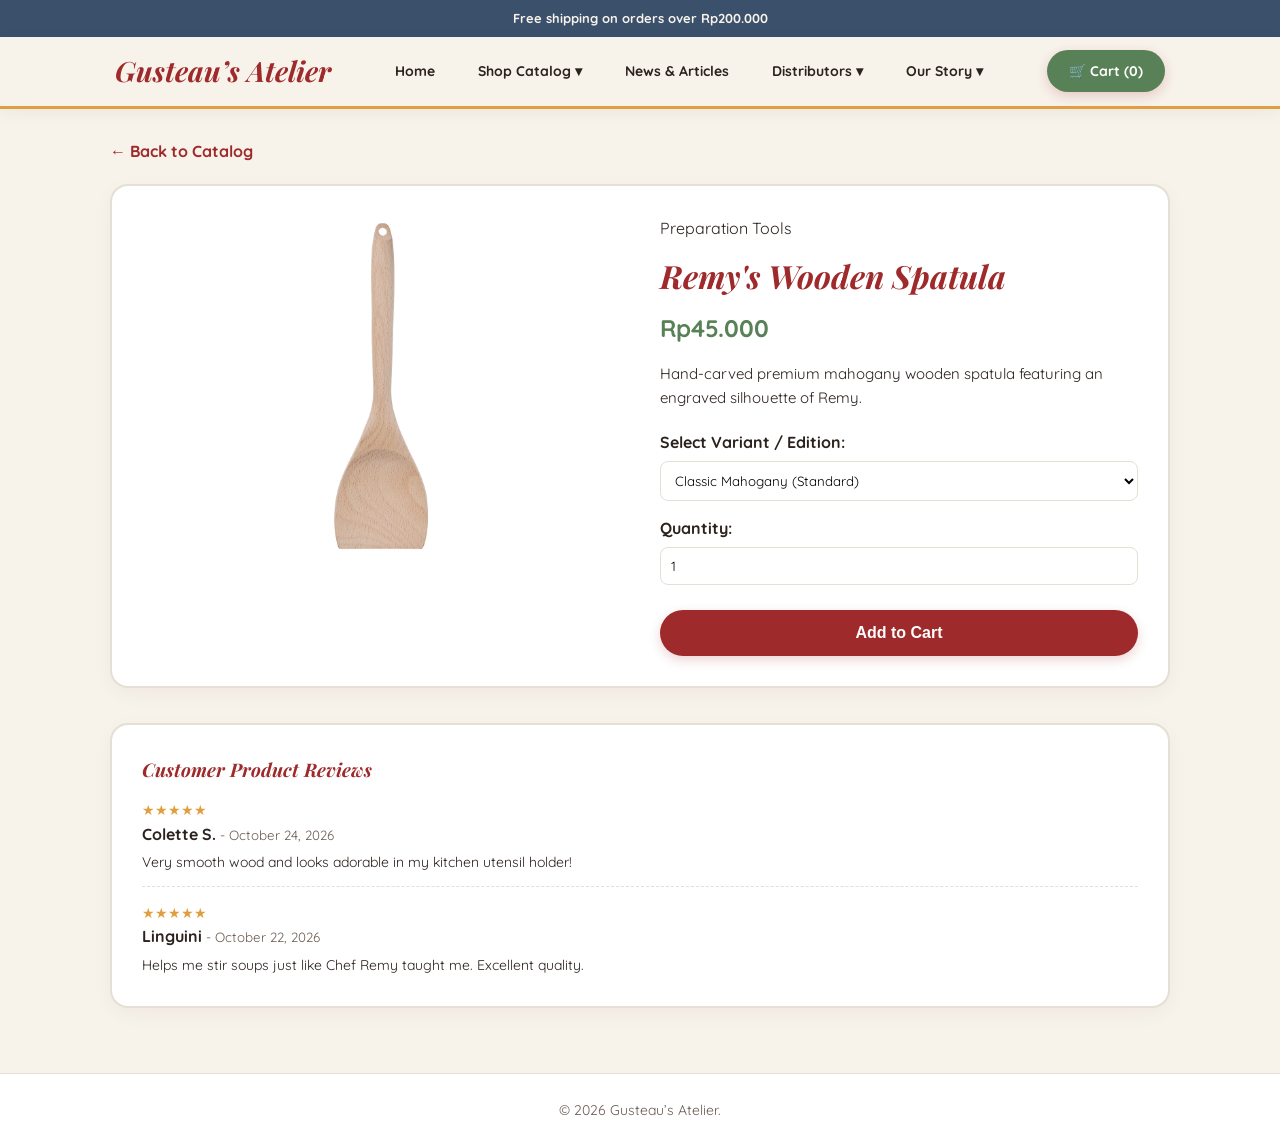
<file: product-detail.html>
<!DOCTYPE html>
<html lang="en">
<head>
  <meta charset="UTF-8">
  <meta name="viewport" content="width=device-width, initial-scale=1">
  <title>Gusteau’s Atelier — Product Detail</title>
  <link href="https://fonts.googleapis.com/css2?family=Playfair+Display:ital,wght@0,700;1,700&family=Quicksand:wght@500;700&display=swap" rel="stylesheet">
  <link rel="stylesheet" href="css/style.css">
</head>
<body>
  <div class="promo-bar">Free shipping on orders over Rp200.000</div>

  <header>
    <div class="header-container">
      <h1 class="logo" onclick="window.location.href='index.html'">Gusteau’s Atelier</h1>
      <nav>
        <a href="index.html" class="nav-link">Home</a>
        
        <!-- DROPDOWN SHOP CATALOG -->
        <div class="dropdown">
          <a href="shop.html" class="nav-link">Shop Catalog ▾</a>
          <div class="dropdown-content">
            <a href="shop.html#preparation">Preparation Tools</a>
            <a href="shop.html#baking">Baking &amp; Pastry</a>
            <a href="shop.html#dining">Dining &amp; Cookware</a>
          </div>
        </div>

        <a href="news.html" class="nav-link">News &amp; Articles</a>

        <!-- DROPDOWN DISTRIBUTORS -->
        <div class="dropdown">
          <a href="distributor.html" class="nav-link">Distributors ▾</a>
          <div class="dropdown-content">
            <a href="distributor.html#hubs">Regional Hubs</a>
            <a href="distributor.html#partner-form">Application Form</a>
          </div>
        </div>

        <!-- DROPDOWN OUR STORY -->
        <div class="dropdown">
          <a href="about.html" class="nav-link">Our Story ▾</a>
          <div class="dropdown-content">
            <a href="about.html#story">About Us</a>
            <a href="about.html#contact">Contact Us</a>
          </div>
        </div>
      </nav>
      <div><a class="tombol tombol-cart" href="cart.html">🛒 Cart (<span id="cart-count">0</span>)</a></div>
    </div>
  </header>

  <main class="main-container">
    <div style="margin-bottom: 20px;">
      <a href="shop.html" style="color: var(--accent-burgundy); text-decoration: none; font-weight: bold;">← Back to Catalog</a>
    </div>

    <div class="kotak" style="display: grid; grid-template-columns: 1fr 1fr; gap: 40px; align-items: start;">
      <div>
        <div id="detail-img-box" class="img-placeholder p1" style="height: 340px;"></div>
      </div>

      <div>
        <span id="detail-category" class="kategori-label">Preparation Tools</span>
        <h2 id="detail-title" style="color: var(--accent-burgundy); font-size: 32px; margin: 8px 0; font-style: italic;">Remy's Wooden Spatula</h2>
        <p id="detail-price" style="font-size: 24px; font-weight: bold; color: var(--olive-green); margin-bottom: 15px;">Rp45.000</p>
        
        <p id="detail-desc" style="color: var(--text-dark); margin-bottom: 20px; font-size: 15px;">
          Hand-carved premium mahogany wooden spatula featuring an engraved silhouette of Remy. Smooth texture, food-grade finish, perfect for sautéing ratatouille without scratching your pans.
        </p>

        <div style="margin-bottom: 15px;">
          <label style="font-weight: bold; display: block; margin-bottom: 5px;">Select Variant / Edition:</label>
          <select id="product-variant" style="width: 100%; padding: 10px; border: 1px solid var(--border-subtle); border-radius: 8px; background: #fff; font-family: 'Quicksand';">
            <option>Classic Mahogany (Standard)</option>
            <option>Dark Walnut Edition</option>
            <option>Light Beechwood Edition</option>
          </select>
        </div>

        <div style="margin-bottom: 25px;">
          <label style="font-weight: bold; display: block; margin-bottom: 5px;">Quantity:</label>
          <input type="number" id="product-qty" value="1" min="1" max="10" style="width: 100%; padding: 10px; border: 1px solid var(--border-subtle); border-radius: 8px; font-family: 'Quicksand';">
        </div>

        <button id="add-to-cart-btn" class="tombol" style="width: 100%; text-align: center; padding: 14px; font-size: 16px;">Add to Cart</button>
      </div>
    </div>

    <!-- Review Produk -->
    <div class="kotak">
      <h3 style="color: var(--accent-burgundy); margin-bottom: 15px; font-style: italic;">Customer Product Reviews</h3>
      <div style="display: flex; flex-direction: column; gap: 15px;">
        <div style="border-bottom: 1px dashed var(--border-subtle); padding-bottom: 12px;">
          <div style="color: var(--accent-mustard); font-size: 14px;">★★★★★</div>
          <strong>Colette S.</strong> <small style="color: var(--text-muted);">- October 24, 2026</small>
          <p style="font-size: 14px; margin-top: 4px;">Very smooth wood and looks adorable in my kitchen utensil holder!</p>
        </div>
        <div>
          <div style="color: var(--accent-mustard); font-size: 14px;">★★★★★</div>
          <strong>Linguini</strong> <small style="color: var(--text-muted);">- October 22, 2026</small>
          <p style="font-size: 14px; margin-top: 4px;">Helps me stir soups just like Chef Remy taught me. Excellent quality.</p>
        </div>
      </div>
    </div>
  </main>

  <footer><p>&copy; 2026 Gusteau’s Atelier.</p></footer>
  <script src="js/main.js"></script>
  <script>
    const urlParams = new URLSearchParams(window.location.search);
    const productId = urlParams.get('id') || 'spatula';

    const productsData = {
      spatula: { cat: "Preparation Tools", title: "Remy's Wooden Spatula", price: 45000, cls: "p1", desc: "Hand-carved premium mahogany wooden spatula featuring an engraved silhouette of Remy." },
      timer: { cat: "Preparation Tools", title: "Precision Kitchen Timer", price: 75000, cls: "p2", desc: "Vintage mechanical kitchen timer to ensure your simmer sauces never overcook." },
      cutting: { cat: "Preparation Tools", title: "Ratatouille Cutting Board", price: 120000, cls: "p3", desc: "Solid teak wood cutting board with deep juice grooves and custom Parisian branding." },
      whisk: { cat: "Preparation Tools", title: "Little Chef Whisk & Spoon", price: 55000, cls: "p4", desc: "Compact stainless steel mini whisk and tasting spoon set." },
      mould: { cat: "Baking & Pastry", title: "Cheese Silicone Mold", price: 65000, cls: "p5", desc: "Food-grade silicone mold for shaping cute cheese-wheel mini cakes and mousses." },
      bowl: { cat: "Baking & Pastry", title: "Mixing Bowl", price: 150000, cls: "p6", desc: "A mixing bowls in smooth French bistro feels." },
      apron: { cat: "Baking & Pastry", title: "Chef Gingham Apron", price: 95000, cls: "p7", desc: "Classic red and white gingham cotton apron with front pockets." },
      pin: { cat: "Baking & Pastry", title: "Parisian Rolling Pin", price: 135000, cls: "p8", desc: "French-style tapered wooden rolling pin for effortless dough spreading." },
      plate: { cat: "Dining & Serve-ware", title: "Bistro Ceramic Plate", price: 85000, cls: "p9", desc: "Hand-glazed ceramic plate designed specifically for layered Confit Byaldi presentation." },
      glass: { cat: "Dining & Serve-ware", title: "Minimalist Glass Measuring Jug", price: 110000, cls: "p10", desc: "Heat-resistant borosilicate glass measuring jug with clear ml/oz markers." },
      pan: { cat: "Cookware", title: "Carbon Steel Bistro Pan", price: 250000, cls: "p11", desc: "Professional carbon steel frying pan for perfect heat distribution and sear." },
      pot: { cat: "Cookware", title: "French Enamel Stock Pot", price: 320000, cls: "p12", desc: "Heavy-duty enamel-coated cast iron stock pot for slow-simmered French stews." },
      set: { cat: "Dining & Serve-ware", title: "Vintage Gold Cutlery Set", price: 180000, cls: "p13", desc: "Matte gold stainless steel fork, knife, and spoon set for exquisite dining." }
    };

    if(productsData[productId]) {
      const p = productsData[productId];
      document.getElementById('detail-category').textContent = p.cat;
      document.getElementById('detail-title').textContent = p.title;
      document.getElementById('detail-price').textContent = 'Rp' + p.price.toLocaleString('id-ID');
      document.getElementById('detail-desc').textContent = p.desc;
      document.getElementById('detail-img-box').className = 'img-placeholder ' + p.cls;
      
      const btn = document.getElementById('add-to-cart-btn');
      btn.onclick = function() {
        addToCartWithOptions(p.title, p.price);
      };
    }
  </script>
</body>
</html>
</file>
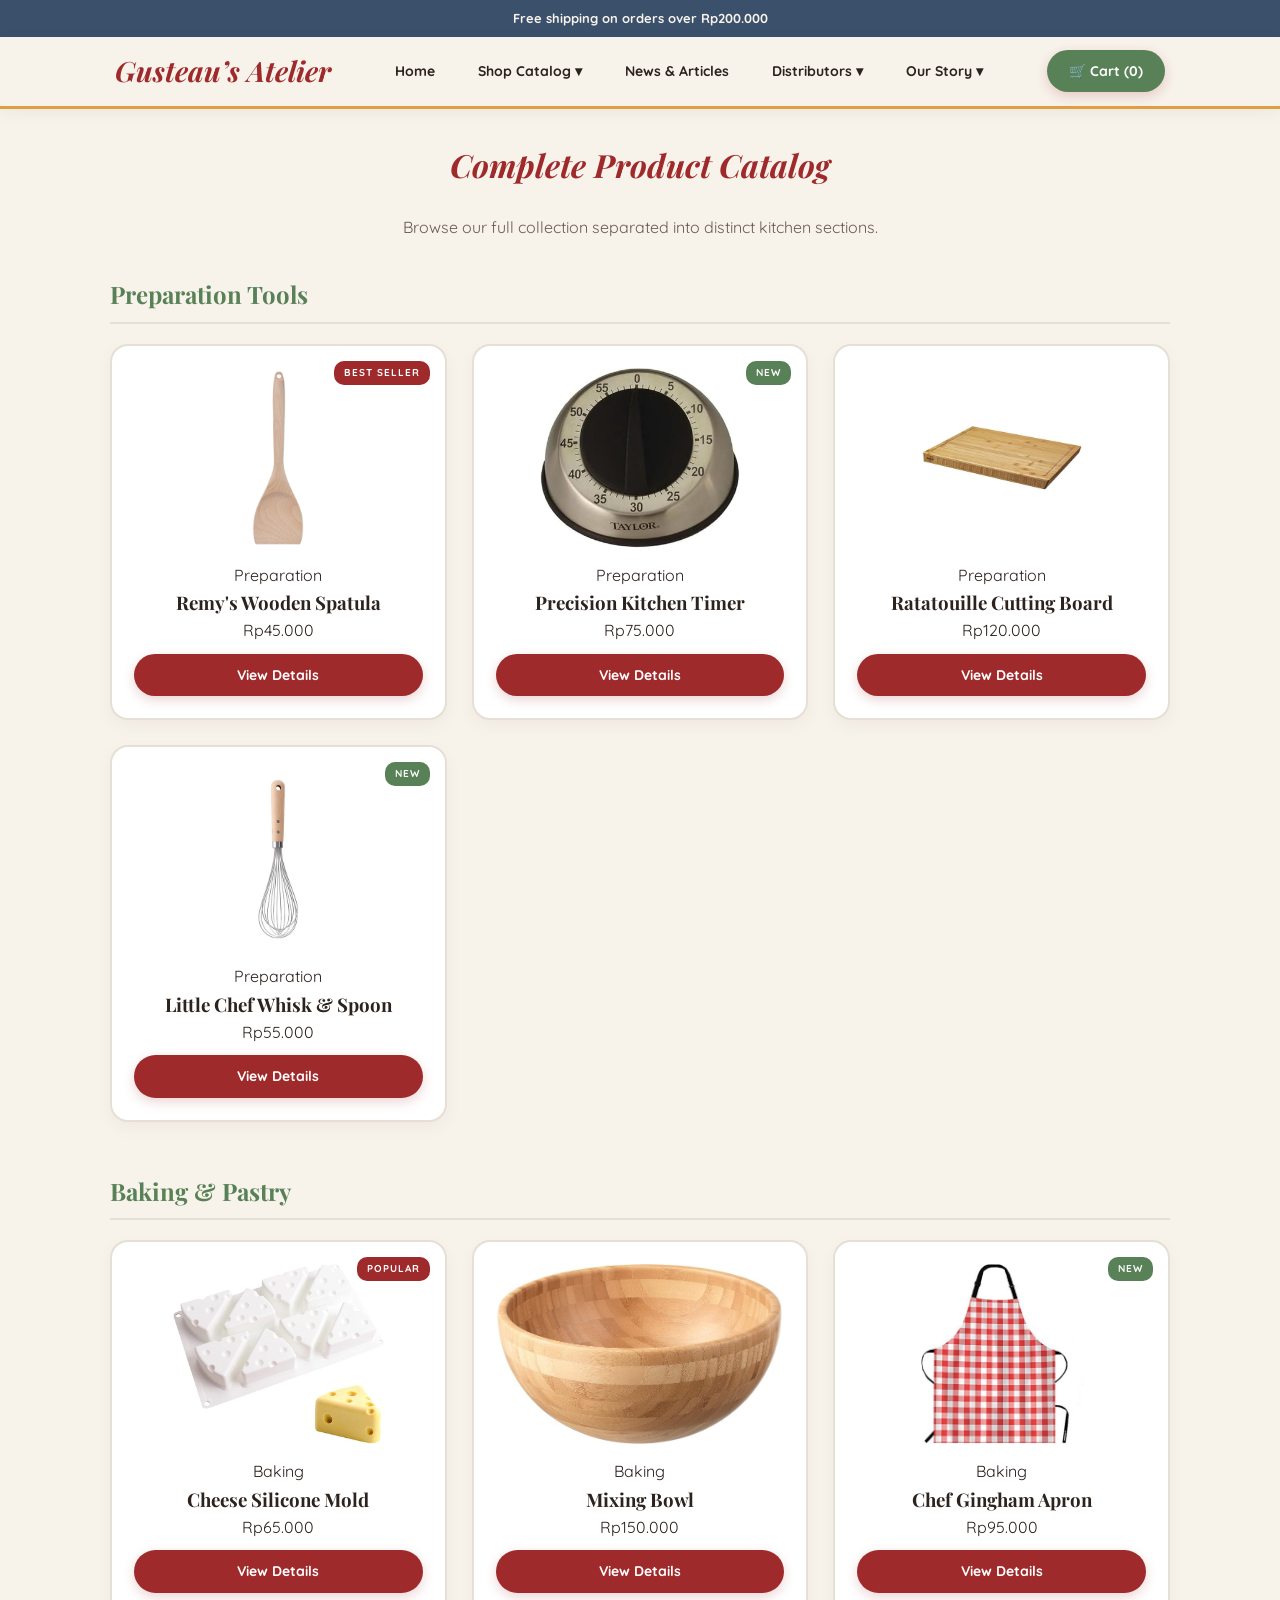
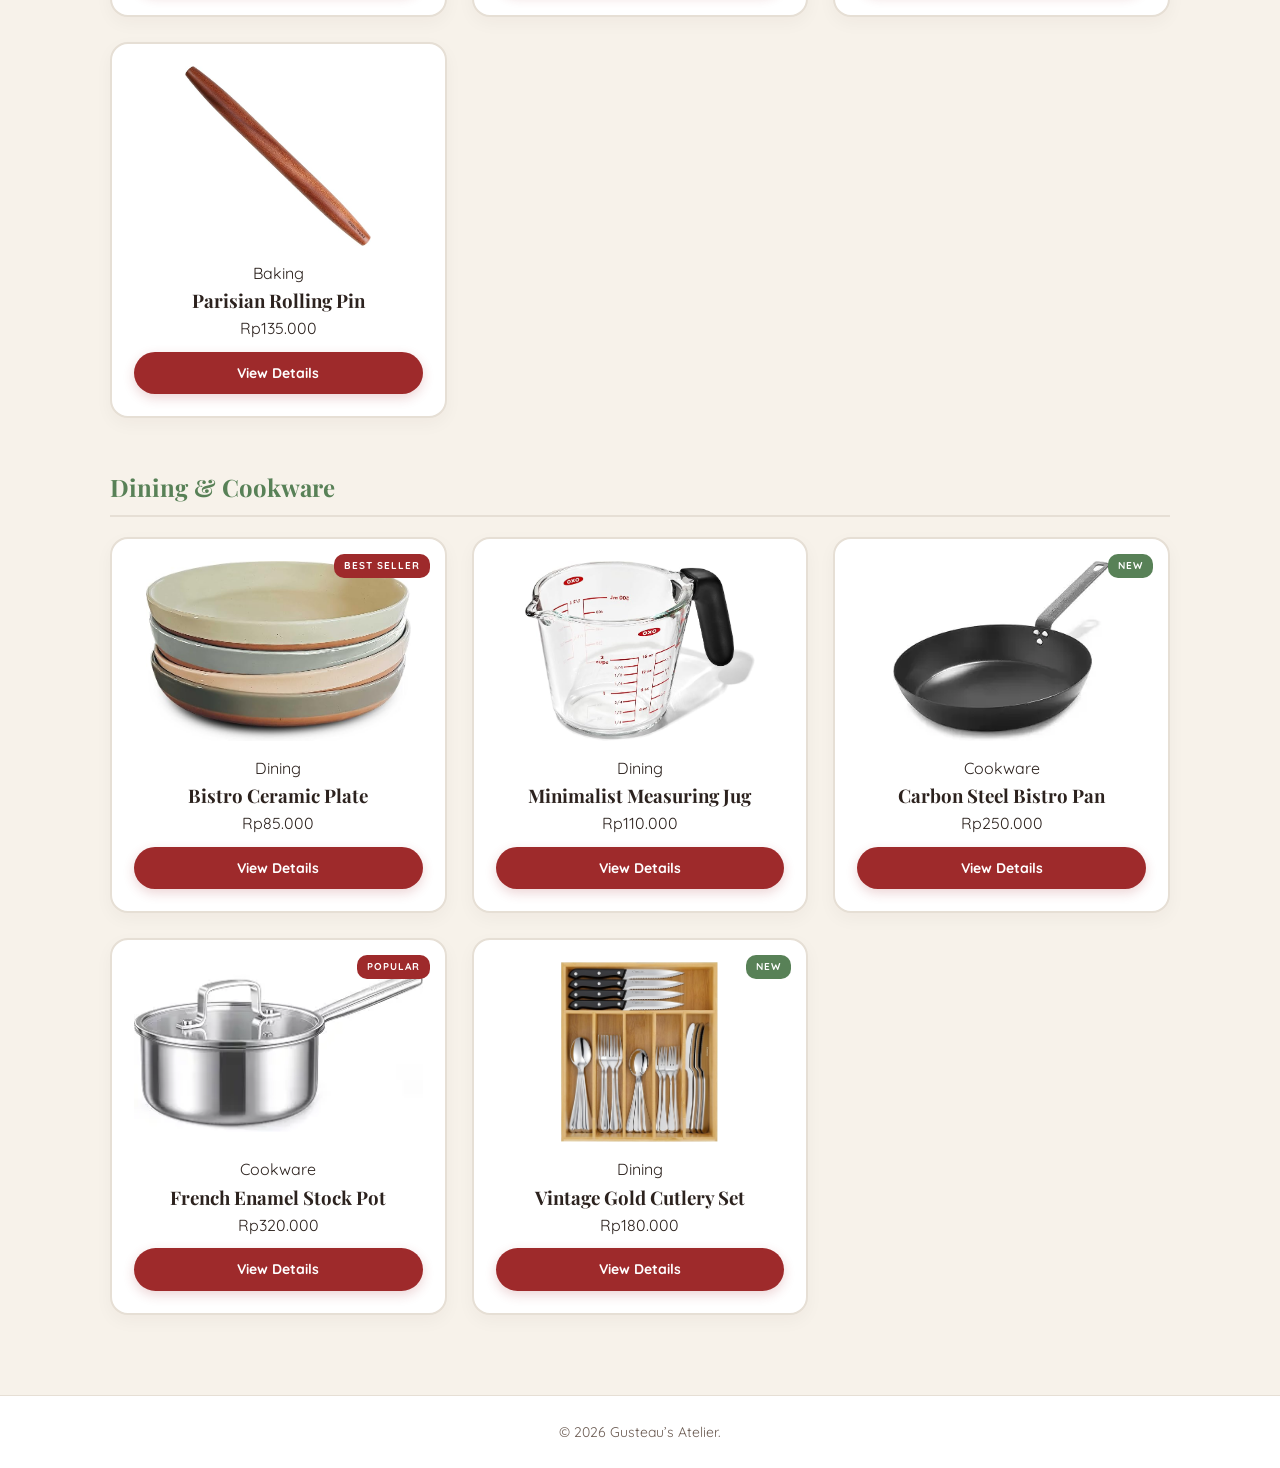
<file: shop.html>
<!DOCTYPE html>
<html lang="en">
<head>
  <meta charset="UTF-8">
  <meta name="viewport" content="width=device-width, initial-scale=1">
  <title>Gusteau’s Atelier — Shop Catalog</title>
  <link href="https://fonts.googleapis.com/css2?family=Playfair+Display:ital,wght@0,700;1,700&family=Quicksand:wght@500;700&display=swap" rel="stylesheet">
  <link rel="stylesheet" href="css/style.css">
</head>
<body>
  <div class="promo-bar">Free shipping on orders over Rp200.000</div>

 <header>
    <div class="header-container">
      <h1 class="logo" onclick="window.location.href='index.html'">Gusteau’s Atelier</h1>
      <nav>
        <a href="index.html" class="nav-link">Home</a>
        
        <!-- DROPDOWN SHOP CATALOG -->
        <div class="dropdown">
          <a href="shop.html" class="nav-link">Shop Catalog ▾</a>
          <div class="dropdown-content">
            <a href="shop.html#preparation">Preparation Tools</a>
            <a href="shop.html#baking">Baking &amp; Pastry</a>
            <a href="shop.html#dining">Dining &amp; Cookware</a>
          </div>
        </div>

        <a href="news.html" class="nav-link">News &amp; Articles</a>

        <!-- DROPDOWN DISTRIBUTORS -->
        <div class="dropdown">
          <a href="distributor.html" class="nav-link">Distributors ▾</a>
          <div class="dropdown-content">
            <a href="distributor.html#hubs">Regional Hubs</a>
            <a href="distributor.html#partner-form">Application Form</a>
          </div>
        </div>

        <!-- DROPDOWN OUR STORY -->
        <div class="dropdown">
          <a href="about.html" class="nav-link">Our Story ▾</a>
          <div class="dropdown-content">
            <a href="about.html#story">About Us</a>
            <a href="about.html#contact">Contact Us</a>
          </div>
        </div>
      </nav>
      <div><a class="tombol tombol-cart" href="cart.html">🛒 Cart (<span id="cart-count">0</span>)</a></div>
    </div>
  </header>

  <main class="main-container">
    <h2 class="judul-section">Complete Product Catalog</h2>
    <p style="text-align:center; color: var(--text-muted); margin-bottom: 35px;">Browse our full collection separated into distinct kitchen sections.</p>

    <!-- SECTION 1: PREPARATION TOOLS -->
    <div id="preparation" style="margin-bottom: 50px;">
      <h3 style="color: var(--olive-green); font-size: 24px; margin-bottom: 20px; border-bottom: 2px solid var(--border-subtle); padding-bottom: 8px;">Preparation Tools</h3>
      <div class="grid-cards">
        <div class="kartu">
          <span class="product-badge badge-best">Best Seller</span>
          <div><div class="img-placeholder p1"></div><span class="kategori-label">Preparation</span><h3>Remy's Wooden Spatula</h3><p class="harga">Rp45.000</p></div>
          <a class="tombol" href="product-detail.html?id=spatula" style="margin-top: 10px;">View Details</a>
        </div>
        <div class="kartu">
          <span class="product-badge badge-new">New</span>
          <div><div class="img-placeholder p2"></div><span class="kategori-label">Preparation</span><h3>Precision Kitchen Timer</h3><p class="harga">Rp75.000</p></div>
          <a class="tombol" href="product-detail.html?id=timer" style="margin-top: 10px;">View Details</a>
        </div>
        <div class="kartu">
          <div><div class="img-placeholder p3"></div><span class="kategori-label">Preparation</span><h3>Ratatouille Cutting Board</h3><p class="harga">Rp120.000</p></div>
          <a class="tombol" href="product-detail.html?id=cutting" style="margin-top: 10px;">View Details</a>
        </div>
        <div class="kartu">
          <span class="product-badge badge-new">New</span>
          <div><div class="img-placeholder p4"></div><span class="kategori-label">Preparation</span><h3>Little Chef Whisk &amp; Spoon</h3><p class="harga">Rp55.000</p></div>
          <a class="tombol" href="product-detail.html?id=whisk" style="margin-top: 10px;">View Details</a>
        </div>
      </div>
    </div>

    <!-- SECTION 2: BAKING & PASTRY -->
    <div id="baking" style="margin-bottom: 50px;">
      <h3 style="color: var(--olive-green); font-size: 24px; margin-bottom: 20px; border-bottom: 2px solid var(--border-subtle); padding-bottom: 8px;">Baking &amp; Pastry</h3>
      <div class="grid-cards">
        <div class="kartu">
          <span class="product-badge badge-best">Popular</span>
          <div><div class="img-placeholder p5"></div><span class="kategori-label">Baking</span><h3>Cheese Silicone Mold</h3><p class="harga">Rp65.000</p></div>
          <a class="tombol" href="product-detail.html?id=mould" style="margin-top: 10px;">View Details</a>
        </div>
        <div class="kartu">
          <div><div class="img-placeholder p6"></div><span class="kategori-label">Baking</span><h3>Mixing Bowl</h3><p class="harga">Rp150.000</p></div>
          <a class="tombol" href="product-detail.html?id=bowl" style="margin-top: 10px;">View Details</a>
        </div>
        <div class="kartu">
          <span class="product-badge badge-new">New</span>
          <div><div class="img-placeholder p7"></div><span class="kategori-label">Baking</span><h3>Chef Gingham Apron</h3><p class="harga">Rp95.000</p></div>
          <a class="tombol" href="product-detail.html?id=apron" style="margin-top: 10px;">View Details</a>
        </div>
        <div class="kartu">
          <div><div class="img-placeholder p8"></div><span class="kategori-label">Baking</span><h3>Parisian Rolling Pin</h3><p class="harga">Rp135.000</p></div>
          <a class="tombol" href="product-detail.html?id=pin" style="margin-top: 10px;">View Details</a>
        </div>
      </div>
    </div>

    <!-- SECTION 3: DINING & COOKWARE (Termasuk Pan & Pot) -->
    <div id="dining" style="margin-bottom: 50px;">
      <h3 style="color: var(--olive-green); font-size: 24px; margin-bottom: 20px; border-bottom: 2px solid var(--border-subtle); padding-bottom: 8px;">Dining &amp; Cookware</h3>
      <div class="grid-cards">
        <div class="kartu">
          <span class="product-badge badge-best">Best Seller</span>
          <div><div class="img-placeholder p9"></div><span class="kategori-label">Dining</span><h3>Bistro Ceramic Plate</h3><p class="harga">Rp85.000</p></div>
          <a class="tombol" href="product-detail.html?id=plate" style="margin-top: 10px;">View Details</a>
        </div>
        <div class="kartu">
          <div><div class="img-placeholder p10"></div><span class="kategori-label">Dining</span><h3>Minimalist Measuring Jug</h3><p class="harga">Rp110.000</p></div>
          <a class="tombol" href="product-detail.html?id=glass" style="margin-top: 10px;">View Details</a>
        </div>
        <div class="kartu">
          <span class="product-badge badge-new">New</span>
          <div><div class="img-placeholder p11"></div><span class="kategori-label">Cookware</span><h3>Carbon Steel Bistro Pan</h3><p class="harga">Rp250.000</p></div>
          <a class="tombol" href="product-detail.html?id=pan" style="margin-top: 10px;">View Details</a>
        </div>
        <div class="kartu">
          <span class="product-badge badge-best">Popular</span>
          <div><div class="img-placeholder p12"></div><span class="kategori-label">Cookware</span><h3>French Enamel Stock Pot</h3><p class="harga">Rp320.000</p></div>
          <a class="tombol" href="product-detail.html?id=pot" style="margin-top: 10px;">View Details</a>
        </div>
        <div class="kartu">
          <span class="product-badge badge-new">New</span>
          <div><div class="img-placeholder p13"></div><span class="kategori-label">Dining</span><h3>Vintage Gold Cutlery Set</h3><p class="harga">Rp180.000</p></div>
          <a class="tombol" href="product-detail.html?id=set" style="margin-top: 10px;">View Details</a>
        </div>
      </div>
    </div>
  </main>

  <footer><p>&copy; 2026 Gusteau’s Atelier.</p></footer>
  <script src="js/main.js"></script>
</body>
</html>
</file>
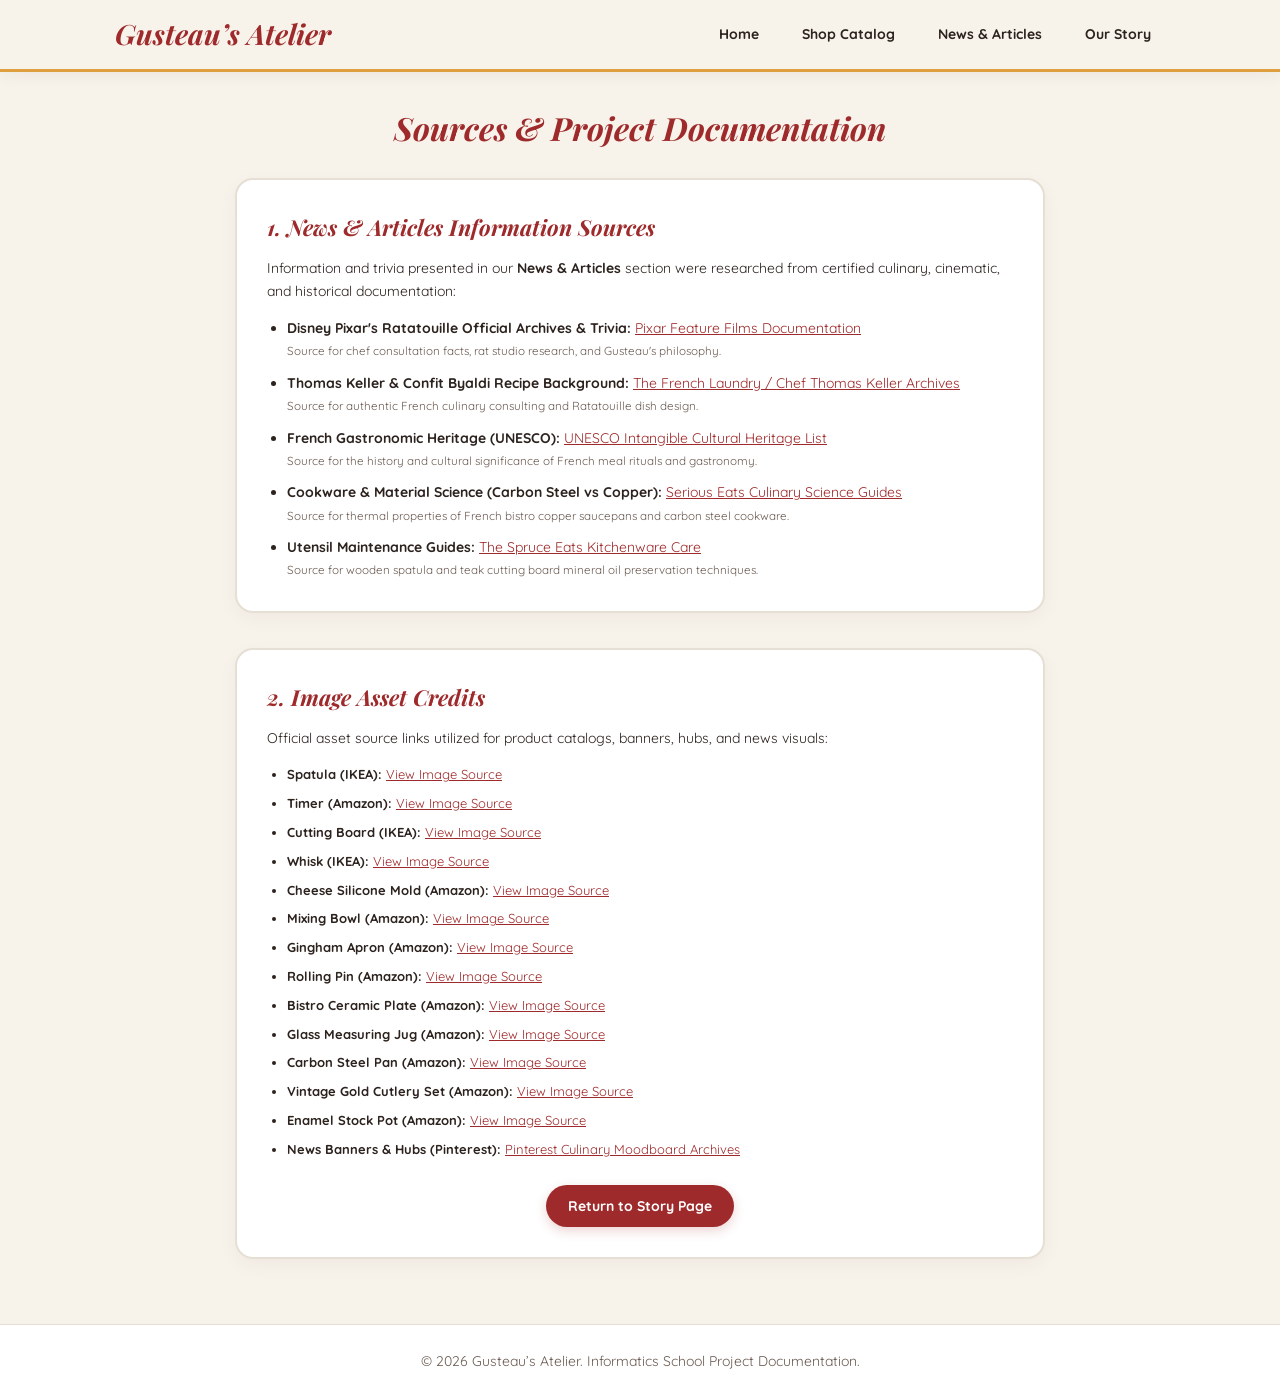
<file: sources.html>
<!DOCTYPE html>
<html lang="en">
<head>
  <meta charset="UTF-8">
  <meta name="viewport" content="width=device-width, initial-scale=1">
  <title>Gusteau’s Atelier — Photo &amp; Content Sources</title>
  <link href="https://fonts.googleapis.com/css2?family=Playfair+Display:ital,wght@0,700;1,700&family=Quicksand:wght@500;700&display=swap" rel="stylesheet">
  <link rel="stylesheet" href="css/style.css">
</head>
<body>
  <header>
    <div class="header-container">
      <h1 class="logo" onclick="window.location.href='index.html'">Gusteau’s Atelier</h1>
      <nav>
        <a href="index.html" class="nav-link">Home</a>
        <a href="shop.html" class="nav-link">Shop Catalog</a>
        <a href="news.html" class="nav-link">News &amp; Articles</a>
        <a href="about.html" class="nav-link">Our Story</a>
      </nav>
    </div>
  </header>

  <main class="main-container" style="max-width: 850px;">
    <h2 class="judul-section">Sources &amp; Project Documentation</h2>
    
    <!-- SECTION 1: ARTICLE & NEWS CONTENT SOURCES -->
    <div class="kotak">
      <h3 style="color: var(--accent-burgundy); margin-bottom: 12px; font-style: italic; font-size: 22px;">1. News &amp; Articles Information Sources</h3>
      <p style="margin-bottom: 15px; font-size: 14px; color: var(--text-dark);">
        Information and trivia presented in our <strong>News &amp; Articles</strong> section were researched from certified culinary, cinematic, and historical documentation:
      </p>

      <ul style="display: flex; flex-direction: column; gap: 10px; padding-left: 20px; font-size: 14px; color: var(--text-dark);">
        <li>
          <strong>Disney Pixar's Ratatouille Official Archives &amp; Trivia:</strong> 
          <a href="https://www.pixar.com/feature-films/ratatouille" target="_blank" style="color: var(--accent-burgundy);">Pixar Feature Films Documentation</a>
          <br><small style="color: var(--text-muted);">Source for chef consultation facts, rat studio research, and Gusteau's philosophy.</small>
        </li>
        <li>
          <strong>Thomas Keller &amp; Confit Byaldi Recipe Background:</strong> 
          <a href="https://www.thomaskeller.com" target="_blank" style="color: var(--accent-burgundy);">The French Laundry / Chef Thomas Keller Archives</a>
          <br><small style="color: var(--text-muted);">Source for authentic French culinary consulting and Ratatouille dish design.</small>
        </li>
        <li>
          <strong>French Gastronomic Heritage (UNESCO):</strong> 
          <a href="https://ich.unesco.org/en/RL/gastronomic-meal-of-the-french-00437" target="_blank" style="color: var(--accent-burgundy);">UNESCO Intangible Cultural Heritage List</a>
          <br><small style="color: var(--text-muted);">Source for the history and cultural significance of French meal rituals and gastronomy.</small>
        </li>
        <li>
          <strong>Cookware &amp; Material Science (Carbon Steel vs Copper):</strong> 
          <a href="https://www.seriousEats.com" target="_blank" style="color: var(--accent-burgundy);">Serious Eats Culinary Science Guides</a>
          <br><small style="color: var(--text-muted);">Source for thermal properties of French bistro copper saucepans and carbon steel cookware.</small>
        </li>
        <li>
          <strong>Utensil Maintenance Guides:</strong> 
          <a href="https://www.spruceeats.com" target="_blank" style="color: var(--accent-burgundy);">The Spruce Eats Kitchenware Care</a>
          <br><small style="color: var(--text-muted);">Source for wooden spatula and teak cutting board mineral oil preservation techniques.</small>
        </li>
      </ul>
    </div>

    <!-- SECTION 2: PHOTO & IMAGE ASSET CREDITS -->
    <div class="kotak">
      <h3 style="color: var(--accent-burgundy); margin-bottom: 12px; font-style: italic; font-size: 22px;">2. Image Asset Credits</h3>
      <p style="margin-bottom: 15px; font-size: 14px; color: var(--text-dark);">
        Official asset source links utilized for product catalogs, banners, hubs, and news visuals:
      </p>

      <ul style="display: flex; flex-direction: column; gap: 8px; padding-left: 20px; font-size: 13px; color: var(--text-dark);">
        <li><strong>Spatula (IKEA):</strong> <a href="https://d2xjmi1k71iy2m.cloudfront.net/dairyfarm/id/images/565/0956512_PE804696_S4.webp" target="_blank" style="color: var(--accent-burgundy);">View Image Source</a></li>
        <li><strong>Timer (Amazon):</strong> <a href="https://m.media-amazon.com/images/I/61T8DAmuP5L._AC_SX679_.jpg" target="_blank" style="color: var(--accent-burgundy);">View Image Source</a></li>
        <li><strong>Cutting Board (IKEA):</strong> <a href="https://d2xjmi1k71iy2m.cloudfront.net/dairyfarm/id/images/770/1377019_PE960685_S4.webp" target="_blank" style="color: var(--accent-burgundy);">View Image Source</a></li>
        <li><strong>Whisk (IKEA):</strong> <a href="https://d2xjmi1k71iy2m.cloudfront.net/dairyfarm/id/images/000/1300040_PE936927_S4.webp" target="_blank" style="color: var(--accent-burgundy);">View Image Source</a></li>
        <li><strong>Cheese Silicone Mold (Amazon):</strong> <a href="https://m.media-amazon.com/images/I/41Y+UKz5uZS._AC_SX679_.jpg" target="_blank" style="color: var(--accent-burgundy);">View Image Source</a></li>
        <li><strong>Mixing Bowl (Amazon):</strong> <a href="https://m.media-amazon.com/images/I/715xp64fBvL._AC_SX679_.jpg" target="_blank" style="color: var(--accent-burgundy);">View Image Source</a></li>
        <li><strong>Gingham Apron (Amazon):</strong> <a href="https://m.media-amazon.com/images/I/61DwEQ7QLvL._AC_SX679_.jpg" target="_blank" style="color: var(--accent-burgundy);">View Image Source</a></li>
        <li><strong>Rolling Pin (Amazon):</strong> <a href="https://m.media-amazon.com/images/I/610IZ1zAEyL._AC_SY300_SX300_QL70_FMwebp_.jpg" target="_blank" style="color: var(--accent-burgundy);">View Image Source</a></li>
        <li><strong>Bistro Ceramic Plate (Amazon):</strong> <a href="https://m.media-amazon.com/images/I/61jEyGuIGsL._AC_SX679_.jpg" target="_blank" style="color: var(--accent-burgundy);">View Image Source</a></li>
        <li><strong>Glass Measuring Jug (Amazon):</strong> <a href="https://m.media-amazon.com/images/I/710IN4-9OXL._AC_SX679_.jpg" target="_blank" style="color: var(--accent-burgundy);">View Image Source</a></li>
        <li><strong>Carbon Steel Pan (Amazon):</strong> <a href="https://m.media-amazon.com/images/I/61LuZTAuM1L._AC_SX679_.jpg" target="_blank" style="color: var(--accent-burgundy);">View Image Source</a></li>
        <li><strong>Vintage Gold Cutlery Set (Amazon):</strong> <a href="https://m.media-amazon.com/images/I/816OBbvyWZL._AC_SX679_.jpg" target="_blank" style="color: var(--accent-burgundy);">View Image Source</a></li>
        <li><strong>Enamel Stock Pot (Amazon):</strong> <a href="https://m.media-amazon.com/images/I/61S8-l47nJL._AC_SX679_.jpg" target="_blank" style="color: var(--accent-burgundy);">View Image Source</a></li>
        <li><strong>News Banners &amp; Hubs (Pinterest):</strong> <a href="https://www.pinterest.com" target="_blank" style="color: var(--accent-burgundy);">Pinterest Culinary Moodboard Archives</a></li>
      </ul>

      <div style="margin-top: 25px; text-align: center;">
        <a class="tombol" href="about.html">Return to Story Page</a>
      </div>
    </div>
  </main>

  <footer><p>&copy; 2026 Gusteau’s Atelier. Informatics School Project Documentation.</p></footer>
</body>
</html>
</file>
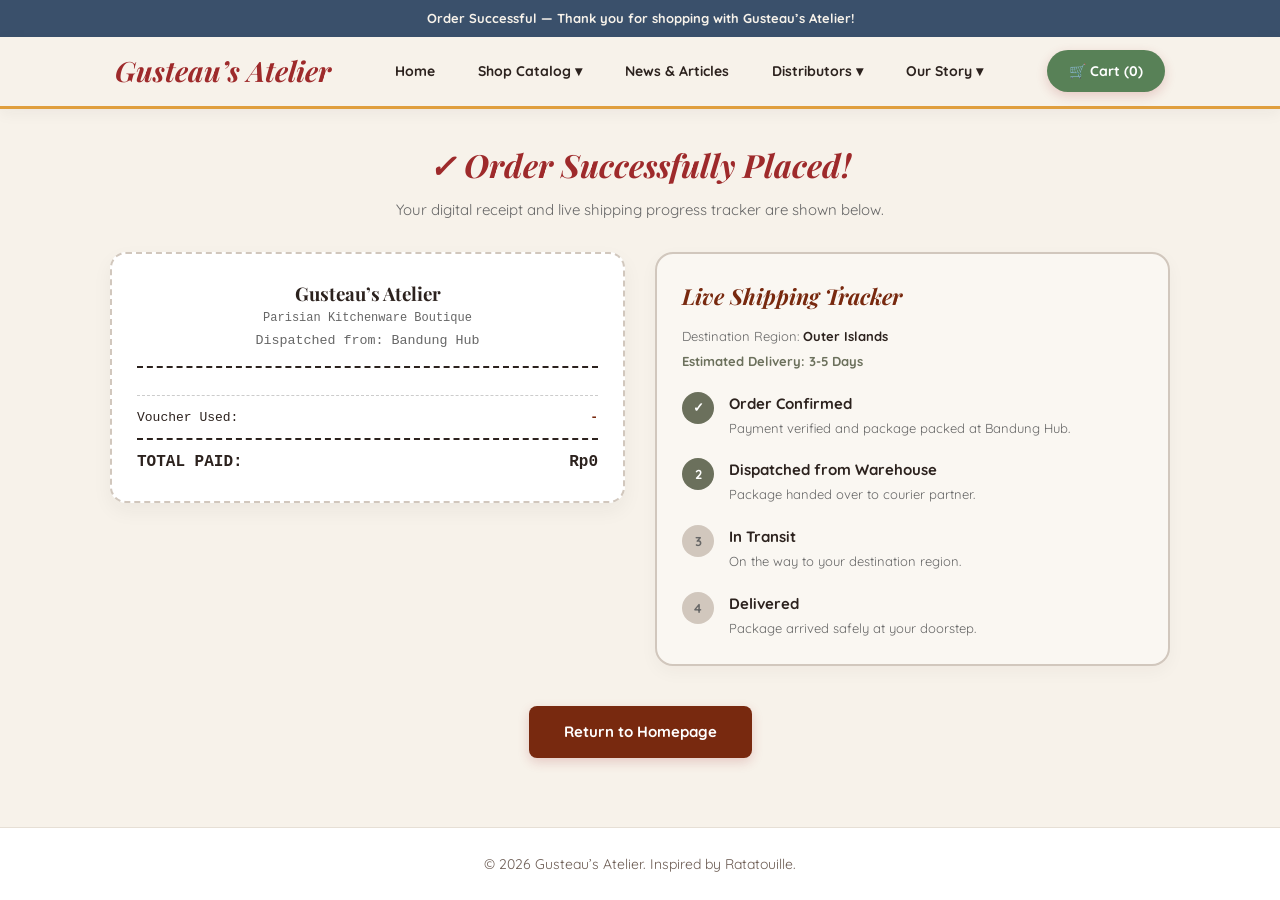
<file: sukses.html>
<!DOCTYPE html>
<html lang="en">
<head>
  <meta charset="UTF-8">
  <meta name="viewport" content="width=device-width, initial-scale=1">
  <title>Gusteau’s Atelier — Order Success</title>
  <link href="https://fonts.googleapis.com/css2?family=Playfair+Display:ital,wght@0,700;1,700&family=Quicksand:wght@500;700&display=swap" rel="stylesheet">
  <link rel="stylesheet" href="css/style.css">
</head>
<body>
  <div class="promo-bar">Order Successful — Thank you for shopping with Gusteau’s Atelier!</div>

  <header>
    <div class="header-container">
      <h1 class="logo" onclick="window.location.href='index.html'">Gusteau’s Atelier</h1>
      <nav>
        <a href="index.html" class="nav-link">Home</a>
        
        <!-- DROPDOWN SHOP CATALOG -->
        <div class="dropdown">
          <a href="shop.html" class="nav-link">Shop Catalog ▾</a>
          <div class="dropdown-content">
            <a href="shop.html#preparation">Preparation Tools</a>
            <a href="shop.html#baking">Baking &amp; Pastry</a>
            <a href="shop.html#dining">Dining &amp; Cookware</a>
          </div>
        </div>

        <a href="news.html" class="nav-link">News &amp; Articles</a>

        <!-- DROPDOWN DISTRIBUTORS -->
        <div class="dropdown">
          <a href="distributor.html" class="nav-link">Distributors ▾</a>
          <div class="dropdown-content">
            <a href="distributor.html#hubs">Regional Hubs</a>
            <a href="distributor.html#partner-form">Application Form</a>
          </div>
        </div>

        <!-- DROPDOWN OUR STORY -->
        <div class="dropdown">
          <a href="about.html" class="nav-link">Our Story ▾</a>
          <div class="dropdown-content">
            <a href="about.html#story">About Us</a>
            <a href="about.html#contact">Contact Us</a>
          </div>
        </div>
      </nav>
      <div><a class="tombol tombol-cart" href="cart.html">🛒 Cart (<span id="cart-count">0</span>)</a></div>
    </div>
  </header>

  <main class="main-container">
    <div style="text-align: center; margin-bottom: 30px;">
      <h2 class="judul-section" style="margin-bottom: 8px;">✓ Order Successfully Placed!</h2>
      <p style="color: #666; font-size: 15px;">Your digital receipt and live shipping progress tracker are shown below.</p>
    </div>

    <div class="success-grid">
      <!-- KOTAK STRUK PEMBAYARAN -->
      <div class="receipt-box">
        <div class="receipt-header">
          <h3>Gusteau’s Atelier</h3>
          <p style="font-size: 12px; color: #666;">Parisian Kitchenware Boutique</p>
          <small style="color: #666;">Dispatched from: Bandung Hub</small>
        </div>

        <div id="receipt-items-list" class="receipt-items">
          <!-- Item order dirender dari localStorage oleh main.js -->
        </div>

        <div class="receipt-row">
          <span>Voucher Used:</span>
          <span id="receipt-voucher-used" style="font-weight: bold; color: #78290f;">-</span>
        </div>

        <div class="receipt-total">
          <span>TOTAL PAID:</span>
          <span id="receipt-grand-total">Rp0</span>
        </div>
      </div>

      <!-- TRACKER PENGIRIMAN LIVE -->
      <div class="tracker-box">
        <h3 style="color: #78290f; font-style: italic; margin-bottom: 12px; font-size: 22px;">Live Shipping Tracker</h3>
        <p style="font-size: 13px; color: #666; margin-bottom: 4px;">Destination Region: <strong id="tracker-region-text" style="color: #2c221e;">Outer Islands</strong></p>
        <p id="tracker-estimate-text" style="font-size: 13px; font-weight: bold; color: #6b705c; margin-bottom: 20px;">Estimated Delivery: 3-5 Days</p>

        <div class="tracker-steps">
          <div class="step-item active">
            <div class="step-icon">✓</div>
            <div class="step-content">
              <h4>Order Confirmed</h4>
              <p>Payment verified and package packed at Bandung Hub.</p>
            </div>
          </div>

          <div class="step-item active">
            <div class="step-icon">2</div>
            <div class="step-content">
              <h4>Dispatched from Warehouse</h4>
              <p>Package handed over to courier partner.</p>
            </div>
          </div>

          <div class="step-item">
            <div class="step-icon">3</div>
            <div class="step-content">
              <h4>In Transit</h4>
              <p>On the way to your destination region.</p>
            </div>
          </div>

          <div class="step-item">
            <div class="step-icon">4</div>
            <div class="step-content">
              <h4>Delivered</h4>
              <p>Package arrived safely at your doorstep.</p>
            </div>
          </div>
        </div>
      </div>
    </div>

    <div style="text-align: center; margin-top: 40px; margin-bottom: 20px;">
      <a href="index.html" class="tombol" style="padding: 14px 35px; font-size: 15px; background-color: #78290f; color: #fff; text-decoration: none; border-radius: 8px; display: inline-block;">Return to Homepage</a>
    </div>
  </main>

  <footer><p>&copy; 2026 Gusteau’s Atelier. Inspired by Ratatouille.</p></footer>
  <script src="js/main.js"></script>
</body>
</html>
</file>
<file: css/style.css>
/* ==========================================================================
   GUSTEAU'S ATELIER — PURE FRENCH KITCHEN PALETTE
   ========================================================================== */

:root {
  --bg-cream: #f7f2ea;
  --bg-card: #ffffff;
  --text-dark: #2c221e;
  --text-muted: #6b5b52;
  
  --accent-burgundy: #9e2a2b;
  --accent-burgundy-dark: #7c2021;
  --accent-mustard: #e09f3e;
  --olive-green: #588157;
  --remy-blue: #3a506b;
  --border-subtle: #e6dfd5;
}

* { box-sizing: border-box; margin: 0; padding: 0; }

body {
  font-family: 'Quicksand', sans-serif;
  background-color: var(--bg-cream);
  color: var(--text-dark);
  line-height: 1.6;
  display: flex;
  flex-direction: column;
  min-height: 100vh;
  overflow-x: hidden;
}

h1, h2, h3, .logo {
  font-family: 'Playfair Display', serif;
}

/* ===== WELCOME OVERLAY SCREEN ===== */
#welcome-screen {
  position: fixed;
  top: 0; left: 0;
  width: 100vw; height: 100vh;
  background: linear-gradient(135deg, var(--remy-blue) 0%, var(--text-dark) 100%);
  color: var(--bg-cream);
  display: flex;
  flex-direction: column;
  justify-content: center;
  align-items: center;
  z-index: 99999;
  transition: transform 0.8s cubic-bezier(0.77, 0, 0.175, 1);
}

#welcome-screen.slide-up {
  transform: translateY(-100%);
}

.welcome-title {
  font-size: 56px;
  font-style: italic;
  color: var(--accent-mustard);
  margin-bottom: 8px;
}

.welcome-subtitle {
  font-size: 16px;
  letter-spacing: 4px;
  text-transform: uppercase;
  color: var(--bg-cream);
  font-weight: 700;
}

/* ===== PROMO BAR & NAVBAR ===== */
.promo-bar {
  background-color: var(--remy-blue);
  color: var(--bg-cream);
  text-align: center;
  padding: 8px 15px;
  font-size: 13px;
  font-weight: bold;
}
.promo-bar strong { color: var(--accent-mustard); }

header {
  background-color: rgba(247, 242, 234, 0.98);
  border-bottom: 3px solid var(--accent-mustard);
  position: sticky; top: 0; z-index: 1000;
  box-shadow: 0 4px 15px rgba(44, 34, 30, 0.05);
}

.header-container {
  max-width: 1100px;
  margin: 0 auto;
  padding: 12px 25px;
  display: flex;
  justify-content: space-between;
  align-items: center;
}

.logo {
  color: var(--accent-burgundy);
  font-size: 28px;
  font-style: italic;
  font-weight: bold;
  cursor: pointer;
}

nav {
  display: flex;
  gap: 15px;
  align-items: center;
}

.nav-link {
  font-family: 'Quicksand', sans-serif;
  font-weight: 700;
  font-size: 14px;
  color: var(--text-dark);
  text-decoration: none;
  padding: 6px 14px;
  border-radius: 16px;
  transition: all 0.2s;
}

.nav-link:hover, .nav-link.active {
  color: var(--accent-burgundy);
  background-color: rgba(158, 42, 43, 0.08);
}

/* Dropdown Navbar universal */
.dropdown {
  position: relative;
  display: inline-block;
}

.dropdown-content {
  display: none;
  position: absolute;
  top: 100%; 
  left: 0;
  background-color: var(--bg-card);
  min-width: 190px;
  box-shadow: 0 8px 20px rgba(0,0,0,0.1);
  border: 1px solid var(--border-subtle);
  border-radius: 10px;
  overflow: hidden;
  z-index: 1001;
}

.dropdown-content a {
  color: var(--text-dark);
  padding: 10px 15px;
  text-decoration: none;
  display: block;
  font-size: 13px;
  font-weight: 600;
}

.dropdown-content a:hover {
  background-color: var(--bg-cream);
  color: var(--accent-burgundy);
}

.dropdown:hover .dropdown-content {
  display: block;
}

.main-container {
  max-width: 1100px;
  width: 100%;
  margin: 30px auto;
  padding: 0 20px;
  flex: 1;
}

.tombol {
  background-color: var(--accent-burgundy);
  color: #ffffff !important;
  border: none;
  padding: 10px 22px;
  border-radius: 25px;
  font-weight: 700;
  font-size: 14px;
  cursor: pointer;
  text-decoration: none;
  display: inline-block;
  transition: background 0.2s, transform 0.2s;
  box-shadow: 0 4px 12px rgba(158, 42, 43, 0.2);
}
.tombol:hover {
  background-color: var(--accent-burgundy-dark);
  transform: translateY(-2px);
}
.tombol-cart {
  background-color: var(--olive-green);
}

/* ===== NEWS SLIDER ===== */
.news-slider-wrapper {
  position: relative;
  width: 100%;
  overflow: hidden;
  border-radius: 20px;
  margin-bottom: 45px;
  border: 2px solid var(--border-subtle);
  background-color: var(--bg-card);
  box-shadow: 0 6px 20px rgba(44, 34, 30, 0.05);
}

.news-slide-track {
  display: flex;
  width: 100%;
  transition: transform 0.5s ease-in-out;
}

.news-slide-card {
  min-width: 100%;
  box-sizing: border-box;
  height: 380px;
  position: relative;
  background-size: cover;
  background-position: center center;
  display: flex;
  align-items: flex-end;
}

.slide-linguini {
  background-position: center 30% !important;
  background-size: cover !important;
}

.news-content-bottom {
  padding: 30px 40px;
  color: #ffffff;
  width: 100%;
}

.news-badge {
  background-color: var(--accent-mustard);
  color: var(--text-dark);
  font-size: 11px;
  font-weight: bold;
  padding: 4px 12px;
  border-radius: 12px;
  text-transform: uppercase;
  display: inline-block;
  margin-bottom: 8px;
}

.news-content-bottom h3 {
  font-size: 26px;
  color: #ffffff;
  margin-bottom: 6px;
  font-style: italic;
}

.news-content-bottom p {
  font-size: 14px;
  color: var(--bg-cream);
  max-width: 600px;
  margin-bottom: 15px;
}

.slider-btn {
  position: absolute;
  top: 50%;
  transform: translateY(-50%);
  background: rgba(44, 34, 30, 0.85);
  color: #ffffff;
  border: none;
  font-size: 18px;
  width: 44px;
  height: 44px;
  cursor: pointer;
  border-radius: 50%;
  z-index: 10;
  transition: background 0.2s;
}
.slider-btn:hover { background: var(--accent-burgundy); }
.prev-btn { left: 15px; }
.next-btn { right: 15px; }

/* ===== KARTU PRODUK ===== */
.judul-section {
  color: var(--accent-burgundy);
  margin-bottom: 25px;
  font-style: italic;
  font-size: 32px;
  text-align: center;
}

.grid-cards {
  display: grid;
  grid-template-columns: repeat(auto-fit, minmax(260px, 1fr));
  gap: 25px;
  margin-bottom: 40px;
}

.kartu {
  position: relative;
  background: var(--bg-card);
  border: 2px solid var(--border-subtle);
  border-radius: 18px;
  padding: 22px;
  text-align: center;
  box-shadow: 0 6px 18px rgba(44, 34, 30, 0.04);
  display: flex;
  flex-direction: column;
  justify-content: space-between;
  transition: transform 0.3s, border-color 0.3s;
}
.kartu:hover {
  transform: translateY(-4px);
  border-color: var(--accent-burgundy);
}

.product-badge {
  position: absolute;
  top: 15px;
  right: 15px;
  background-color: var(--remy-blue);
  color: #ffffff;
  font-size: 10px;
  font-weight: bold;
  padding: 4px 10px;
  border-radius: 10px;
  text-transform: uppercase;
  letter-spacing: 1px;
}
.badge-best { background-color: var(--accent-burgundy); }
.badge-new { background-color: var(--olive-green); }

.img-placeholder {
  width: 100%;
  height: 180px;
  border-radius: 12px;
  margin-bottom: 15px;
  background-size: contain !important;
  background-repeat: no-repeat !important;
  background-position: center !important;
  background-color: #ffffff;
}

.p1  { background-image: url('../IMG/spatula.jpg'); }
.p2  { background-image: url('../IMG/timer.jpg'); }
.p3  { background-image: url('../IMG/cutting.jpg'); }
.p4  { background-image: url('../IMG/whisk.jpg'); }
.p5  { background-image: url('../IMG/mould.jpg'); }
.p6  { background-image: url('../IMG/bowl.jpg'); }
.p7  { background-image: url('../IMG/apron.jpg'); }
.p8  { background-image: url('../IMG/pin.jpg'); }
.p9  { background-image: url('../IMG/plate.jpg'); }
.p10 { background-image: url('../IMG/glass.jpg'); }
.p11 { background-image: url('../IMG/carbon steel pan.webp'); }
.p12 { background-image: url('../IMG/pot.jpg'); }
.p13 { background-image: url('../IMG/silverware set.jpg'); }

.hub-bandung { background-image: url('../IMG/hub-bandung.jpg'); background-size: cover !important; }
.hub-jepara  { background-image: url('../IMG/hub-jepara.jpg'); background-size: cover !important; }
.hub-paris   { background-image: url('../IMG/hub-paris.jpg'); background-size: cover !important; }

.partner-banner-bg {
  background: linear-gradient(to right, rgba(44, 34, 30, 0.9), rgba(58, 80, 107, 0.85)), 
              url('../IMG/partner.jpg');
  background-size: cover;
  background-position: center;
}

/* News Dropdown Layout 3 Kolom */
.news-dropdown-container {
  display: flex;
  background: var(--bg-card);
  border: 2px solid var(--border-subtle);
  border-radius: 18px;
  overflow: hidden;
  margin-bottom: 25px;
  box-shadow: 0 6px 18px rgba(44, 34, 30, 0.04);
  transition: border-color 0.3s;
}
.news-dropdown-container:hover {
  border-color: var(--accent-burgundy);
}

.news-img-side {
  flex: 1;
  min-height: 220px;
  background-size: cover;
  background-position: center;
  background-color: #f0ece1;
}

.news-text-side {
  flex: 2;
  padding: 25px 30px;
  display: flex;
  flex-direction: column;
  justify-content: center;
}

.news-toggle-header {
  cursor: pointer;
  display: flex;
  justify-content: space-between;
  align-items: center;
}

.news-dropdown-content {
  display: none;
  margin-top: 15px;
  padding-top: 15px;
  border-top: 1px dashed var(--border-subtle);
  font-size: 14px;
  color: var(--text-muted);
  line-height: 1.7;
}

.kotak {
  background: var(--bg-card);
  border: 2px solid var(--border-subtle);
  border-radius: 18px;
  padding: 30px;
  margin-bottom: 35px;
  box-shadow: 0 6px 20px rgba(44, 34, 30, 0.04);
}

footer {
  text-align: center;
  padding: 25px;
  font-size: 14px;
  color: var(--text-muted);
  border-top: 1px solid var(--border-subtle);
  background-color: var(--bg-card);
  margin-top: auto;
  width: 100%;
}

@media(max-width: 768px) {
  .news-dropdown-container { flex-direction: column; }
  .news-img-side { height: 180px; width: 100%; }
}

/* Perbaikan Tampilan Banner Distributor supaya Lebih Lega dan Proporsional */
.banner-cook-together {
  background: linear-gradient(135deg, rgba(44, 34, 30, 0.75) 0%, rgba(58, 80, 107, 0.7) 100%), 
              url('../IMG/cook together.jpg') !important;
  background-size: cover !important;
  background-position: center 40% !important; /* Fokus titik tengah-atas foto supaya orangnya kelihatan jelas */
  min-height: 380px !important;              /* Membuat kotak bannernya lebih tinggi dan luas */
  display: flex !important;
  flex-direction: column !important;
  justify-content: center !important;
  align-items: center !important;
  border-radius: 20px !important;
  box-shadow: 0 10px 25px rgba(44, 34, 30, 0.15) !important;
}
/* Styling Khusus Halaman Sukses & Tracker */
.success-grid {
  display: grid;
  grid-template-columns: 1fr 1fr;
  gap: 30px;
  align-items: start;
}

.receipt-box {
  background: #ffffff;
  border: 2px dashed var(--border-subtle);
  border-radius: 16px;
  padding: 25px;
  font-family: 'Courier New', Courier, monospace;
  box-shadow: 0 8px 20px rgba(44, 34, 30, 0.05);
}

.receipt-header {
  text-align: center;
  border-bottom: 2px dashed var(--text-dark);
  padding-bottom: 12px;
  margin-bottom: 15px;
}

.receipt-items {
  font-size: 13px;
  margin-bottom: 12px;
  border-bottom: 1px dashed #ccc;
  padding-bottom: 12px;
}

.receipt-row {
  display: flex;
  justify-content: space-between;
  margin-bottom: 6px;
  font-size: 13px;
}

.receipt-total {
  font-size: 16px;
  font-weight: bold;
  display: flex;
  justify-content: space-between;
  margin-top: 10px;
  border-top: 2px dashed var(--text-dark);
  padding-top: 10px;
}

.tracker-box {
  background: var(--bg-card);
  border: 2px solid var(--border-subtle);
  border-radius: 18px;
  padding: 25px;
  box-shadow: 0 6px 18px rgba(44, 34, 30, 0.04);
}

.tracker-steps {
  display: flex;
  flex-direction: column;
  gap: 20px;
  margin-top: 20px;
}

.step-item {
  display: flex;
  gap: 15px;
  align-items: flex-start;
}

.step-icon {
  width: 32px;
  height: 32px;
  border-radius: 50%;
  background: var(--border-subtle);
  color: var(--text-muted);
  display: flex;
  justify-content: center;
  align-items: center;
  font-weight: bold;
  font-size: 13px;
  flex-shrink: 0;
}

.step-item.active .step-icon {
  background: var(--olive-green);
  color: #ffffff;
}

.step-content h4 {
  font-size: 15px;
  color: var(--text-dark);
  margin-bottom: 2px;
}

.step-content p {
  font-size: 13px;
  color: var(--text-muted);
}

/* RESPONSIVE LAYOUT UNTUK MOBILE / HANDPHONE */
@media (max-width: 768px) {
  /* Merapikan container utama agar tidak terlalu rapat ke pinggir HP */
  .main-container {
    padding: 15px !important;
  }

  /* Mengubah susunan tombol cart & checkout agar rapi secara vertikal di HP */
  .cart-actions-top {
    flex-direction: column !important;
    align-items: stretch !important;
    gap: 12px !important;
  }

  .cart-actions-top .tombol,
  .cart-summary-box .tombol,
  .tombol {
    width: 100% !important;
    text-align: center !important;
    box-sizing: border-box !important;
  }

  /* Memastikan teks ringkasan pembayaran dan struk rata kiri-kanan secara alami */
  .cart-summary-box div {
    flex-direction: row !important;
    justify-content: space-between !important;
  }

  /* Merapikan tata letak grid halaman sukses agar bertumpuk rapi di HP */
  .success-grid {
    grid-template-columns: 1fr !important;
    gap: 20px !important;
  }

  /* Menyesuaikan ukuran font dan padding judul di layar HP */
  .judul-section {
    font-size: 22px !important;
    text-align: center !important;
  }
}

.receipt-box {
  background: #ffffff;
  border: 2px dashed #d1c7bd;
  border-radius: 16px;
  padding: 25px;
  font-family: 'Courier New', Courier, monospace;
  box-shadow: 0 8px 20px rgba(44, 34, 30, 0.05);
}

.receipt-header {
  text-align: center;
  border-bottom: 2px dashed #2c221e;
  padding-bottom: 12px;
  margin-bottom: 15px;
}

.receipt-items {
  font-size: 13px;
  margin-bottom: 12px;
  border-bottom: 1px dashed #ccc;
  padding-bottom: 12px;
}

.receipt-row {
  display: flex;
  justify-content: space-between;
  margin-bottom: 6px;
  font-size: 13px;
}

.receipt-total {
  font-size: 16px;
  font-weight: bold;
  display: flex;
  justify-content: space-between;
  margin-top: 10px;
  border-top: 2px dashed #2c221e;
  padding-top: 10px;
}

.tracker-box {
  background: #faf7f2;
  border: 2px solid #d1c7bd;
  border-radius: 18px;
  padding: 25px;
  box-shadow: 0 6px 18px rgba(44, 34, 30, 0.04);
}

.tracker-steps {
  display: flex;
  flex-direction: column;
  gap: 20px;
  margin-top: 20px;
}

.step-item {
  display: flex;
  gap: 15px;
  align-items: flex-start;
}

.step-icon {
  width: 32px;
  height: 32px;
  border-radius: 50%;
  background: #d1c7bd;
  color: #666;
  display: flex;
  justify-content: center;
  align-items: center;
  font-weight: bold;
  font-size: 13px;
  flex-shrink: 0;
}

.step-item.active .step-icon {
  background: #6b705c;
  color: #ffffff;
}

.step-content h4 {
  font-size: 15px;
  color: #2c221e;
  margin-bottom: 2px;
}

.step-content p {
  font-size: 13px;
  color: #666;
}

@media (max-width: 768px) {
  .success-grid {
    grid-template-columns: 1fr !important;
  }
}
</file>
